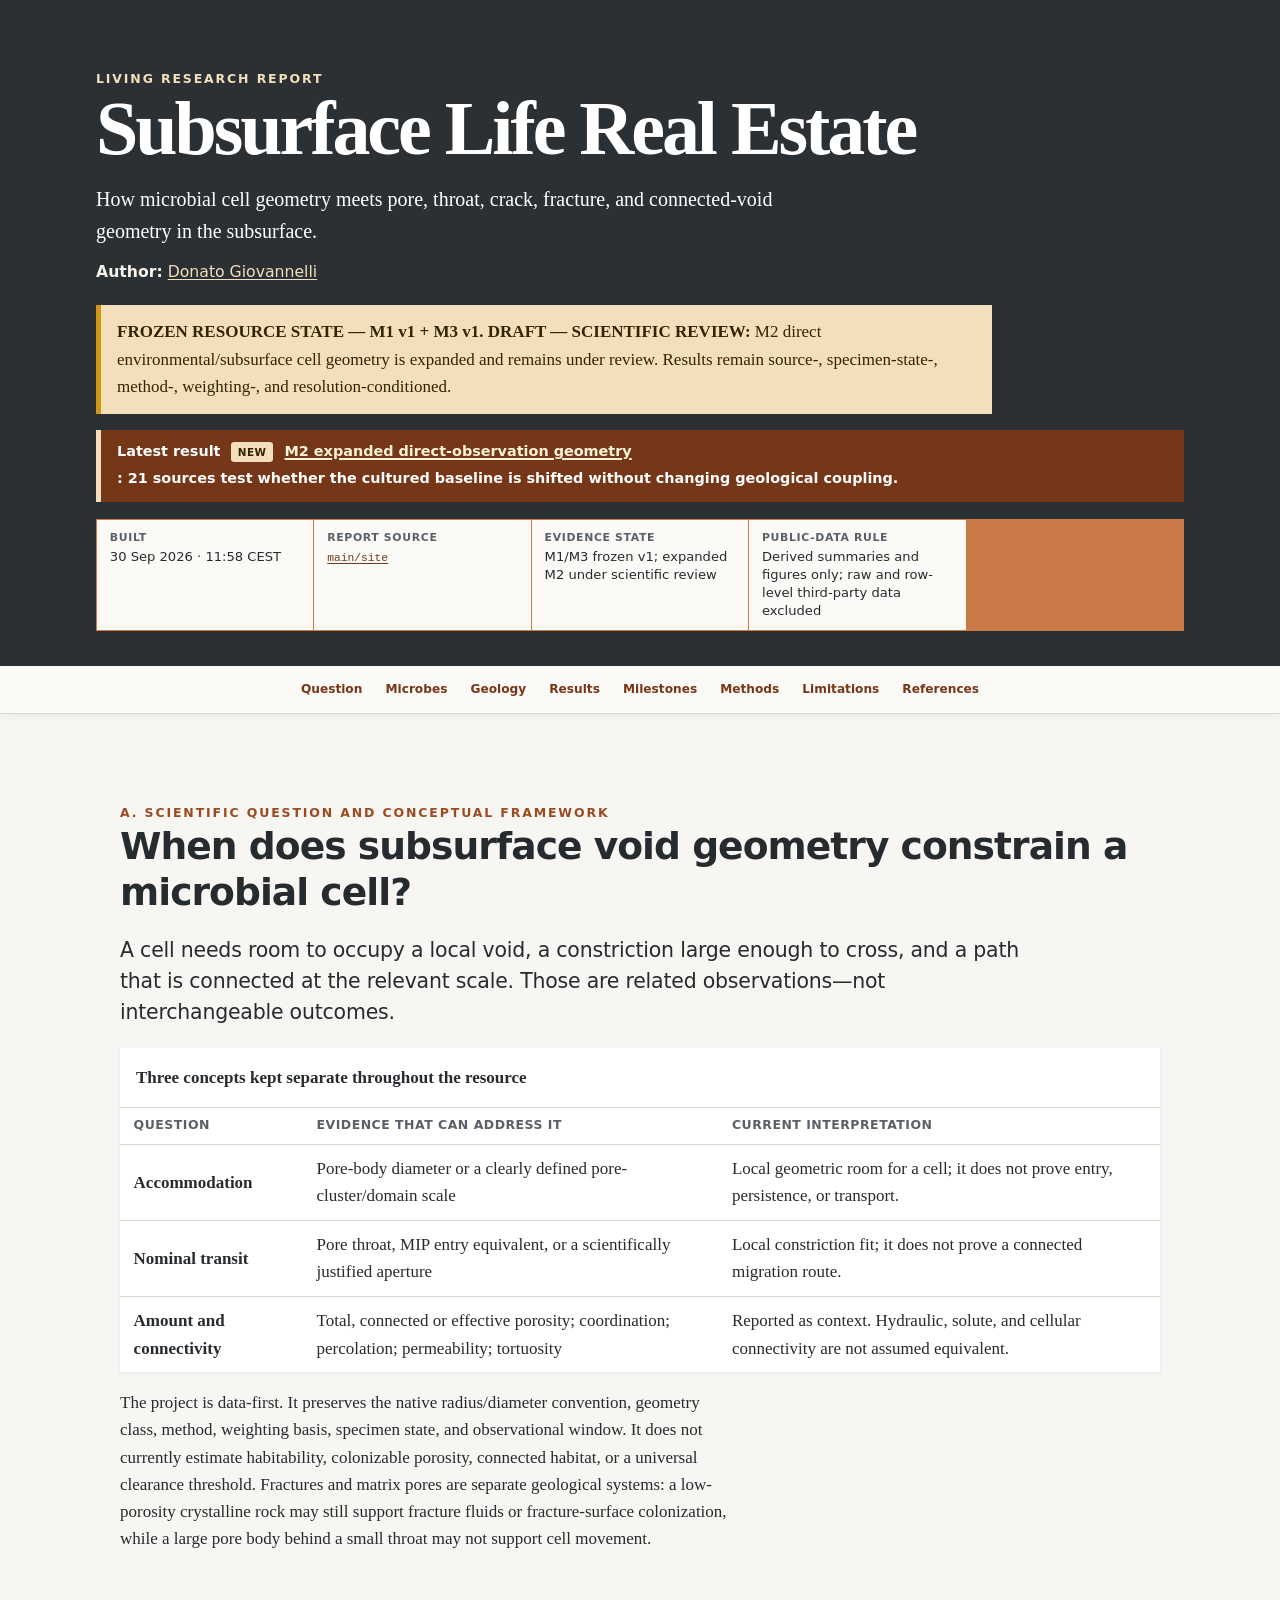
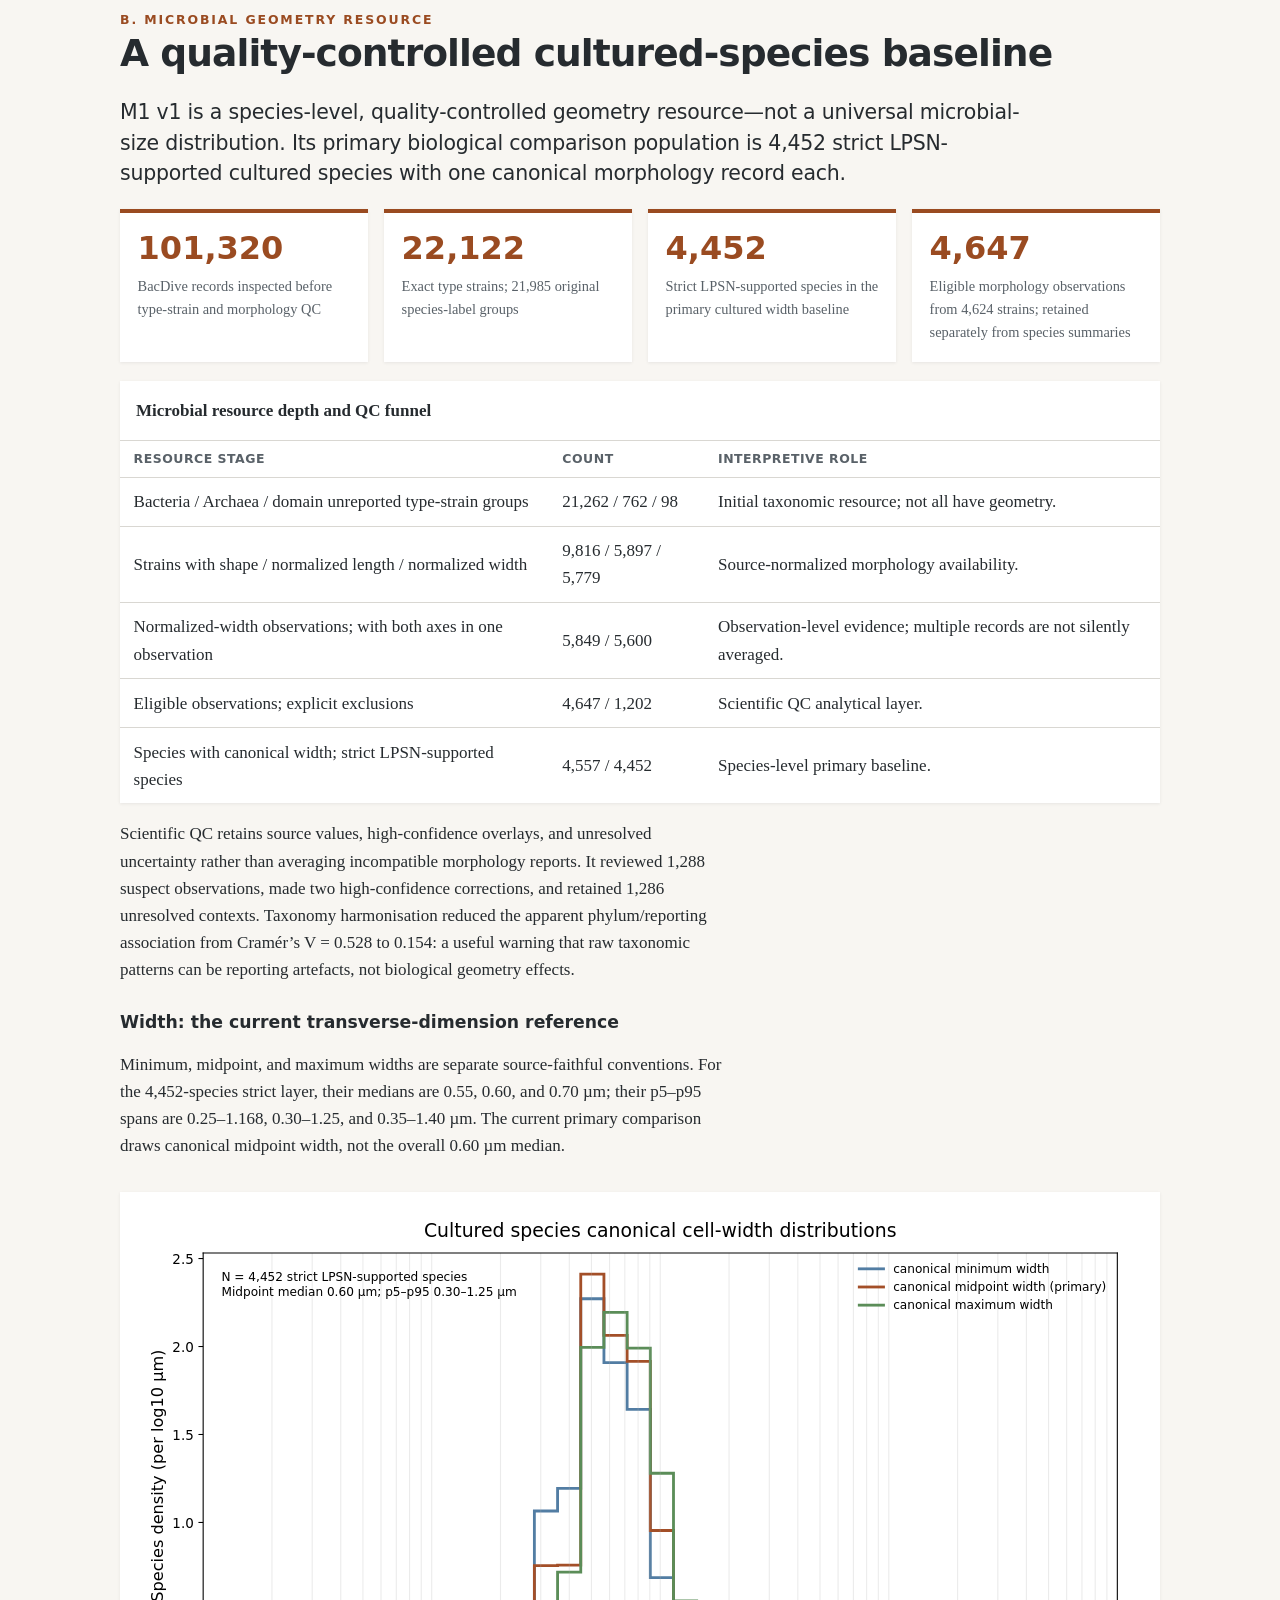
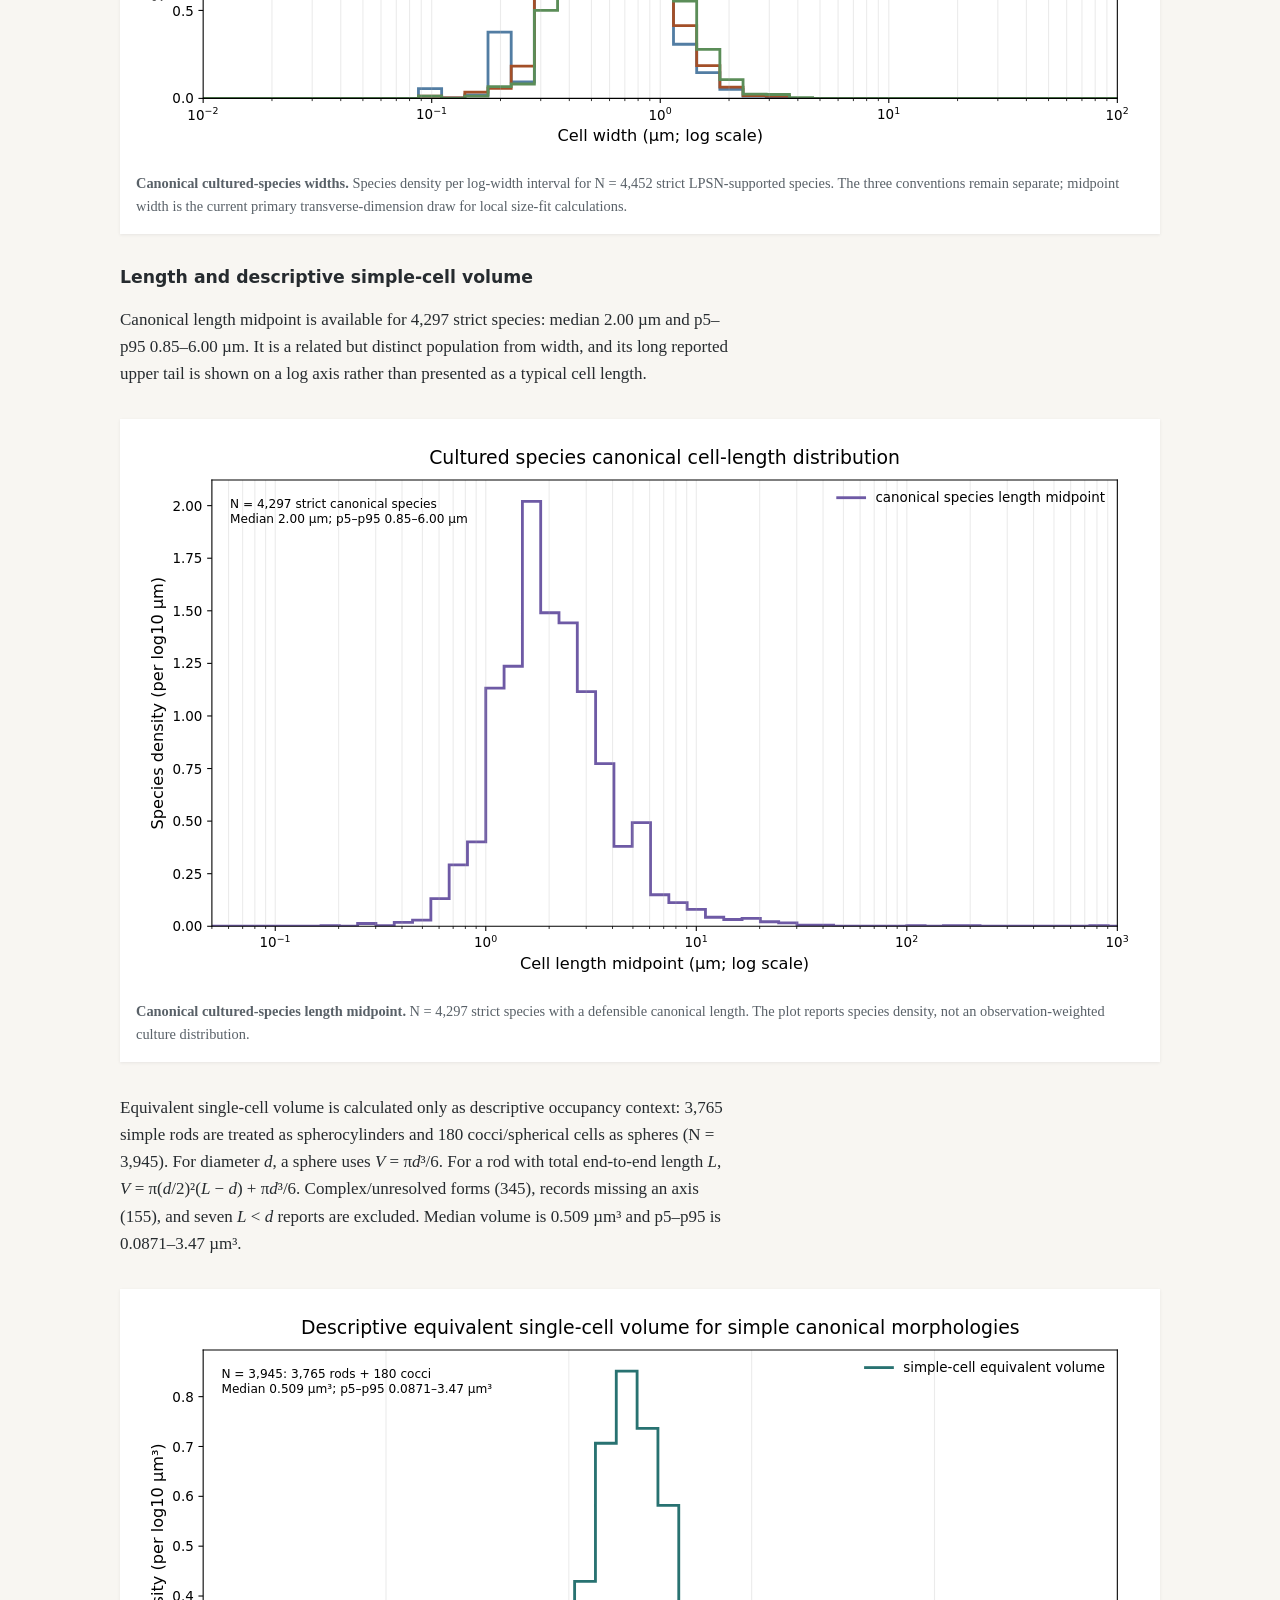
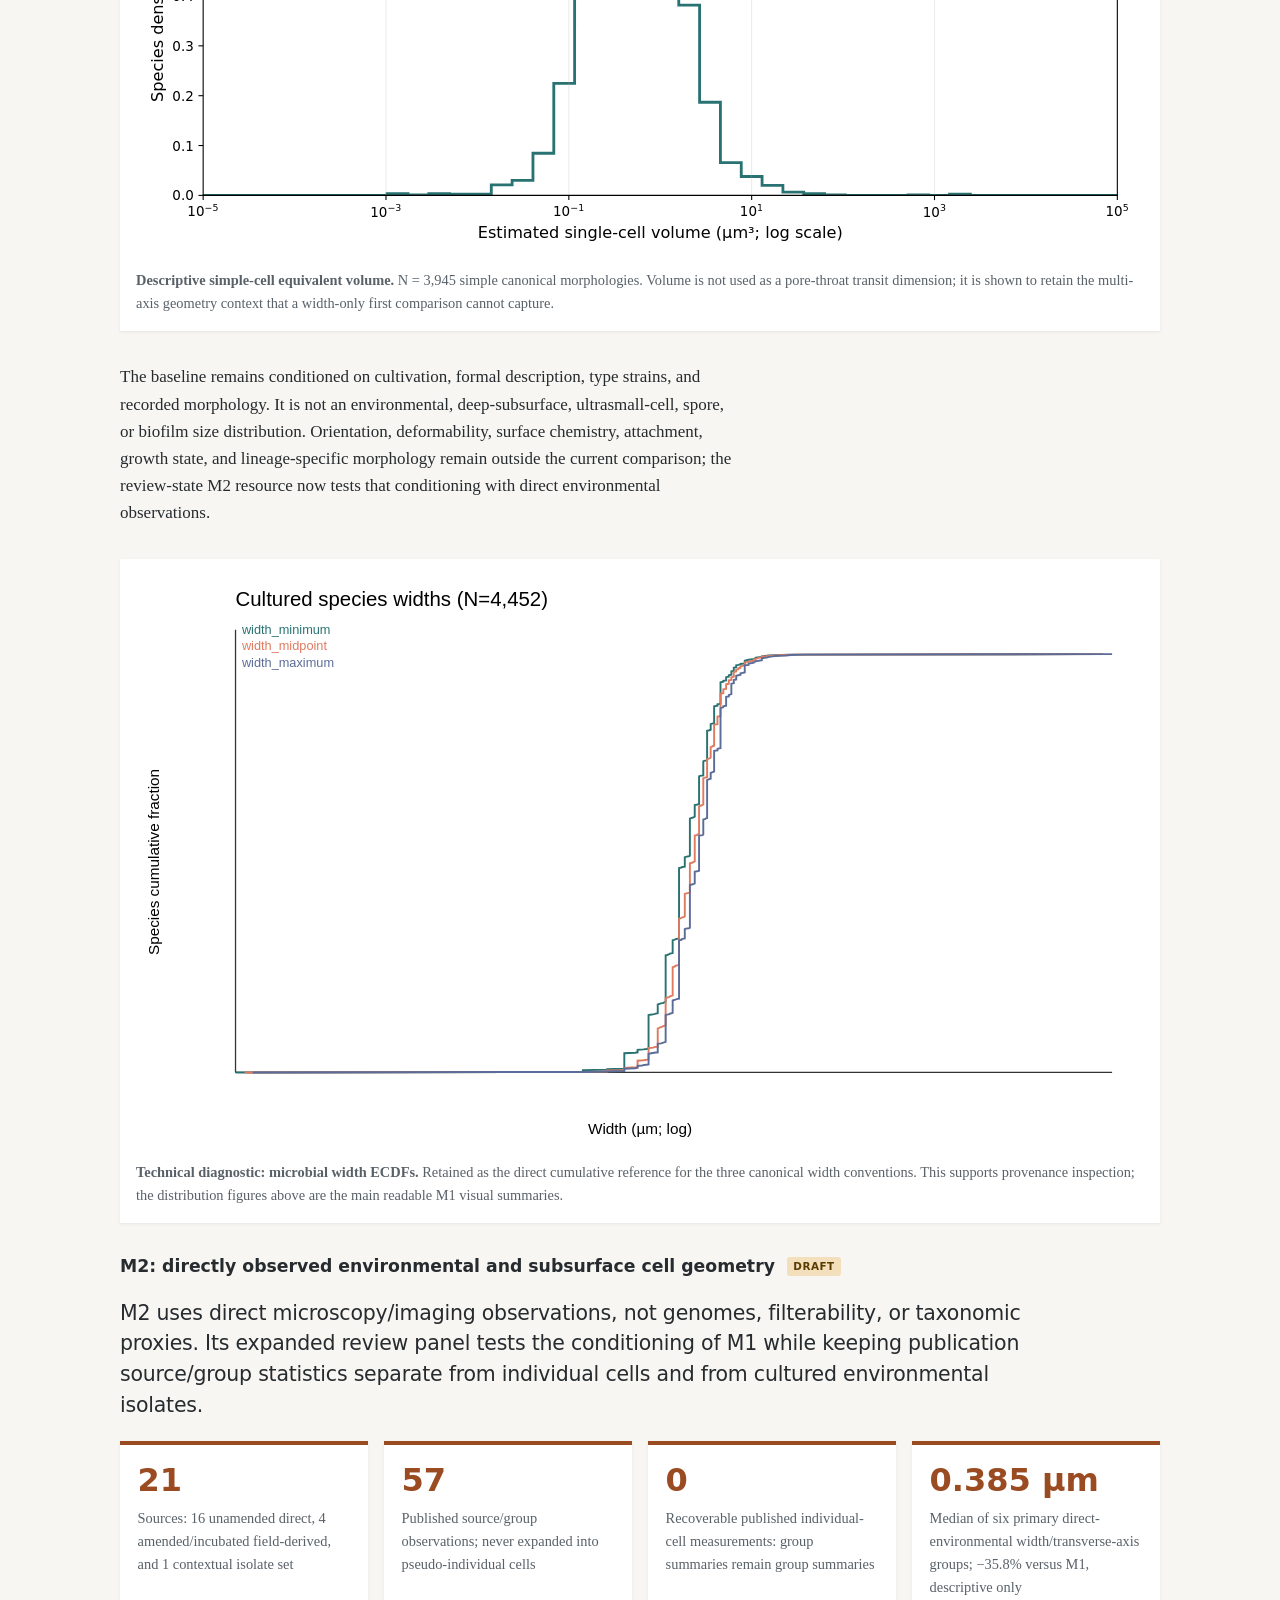
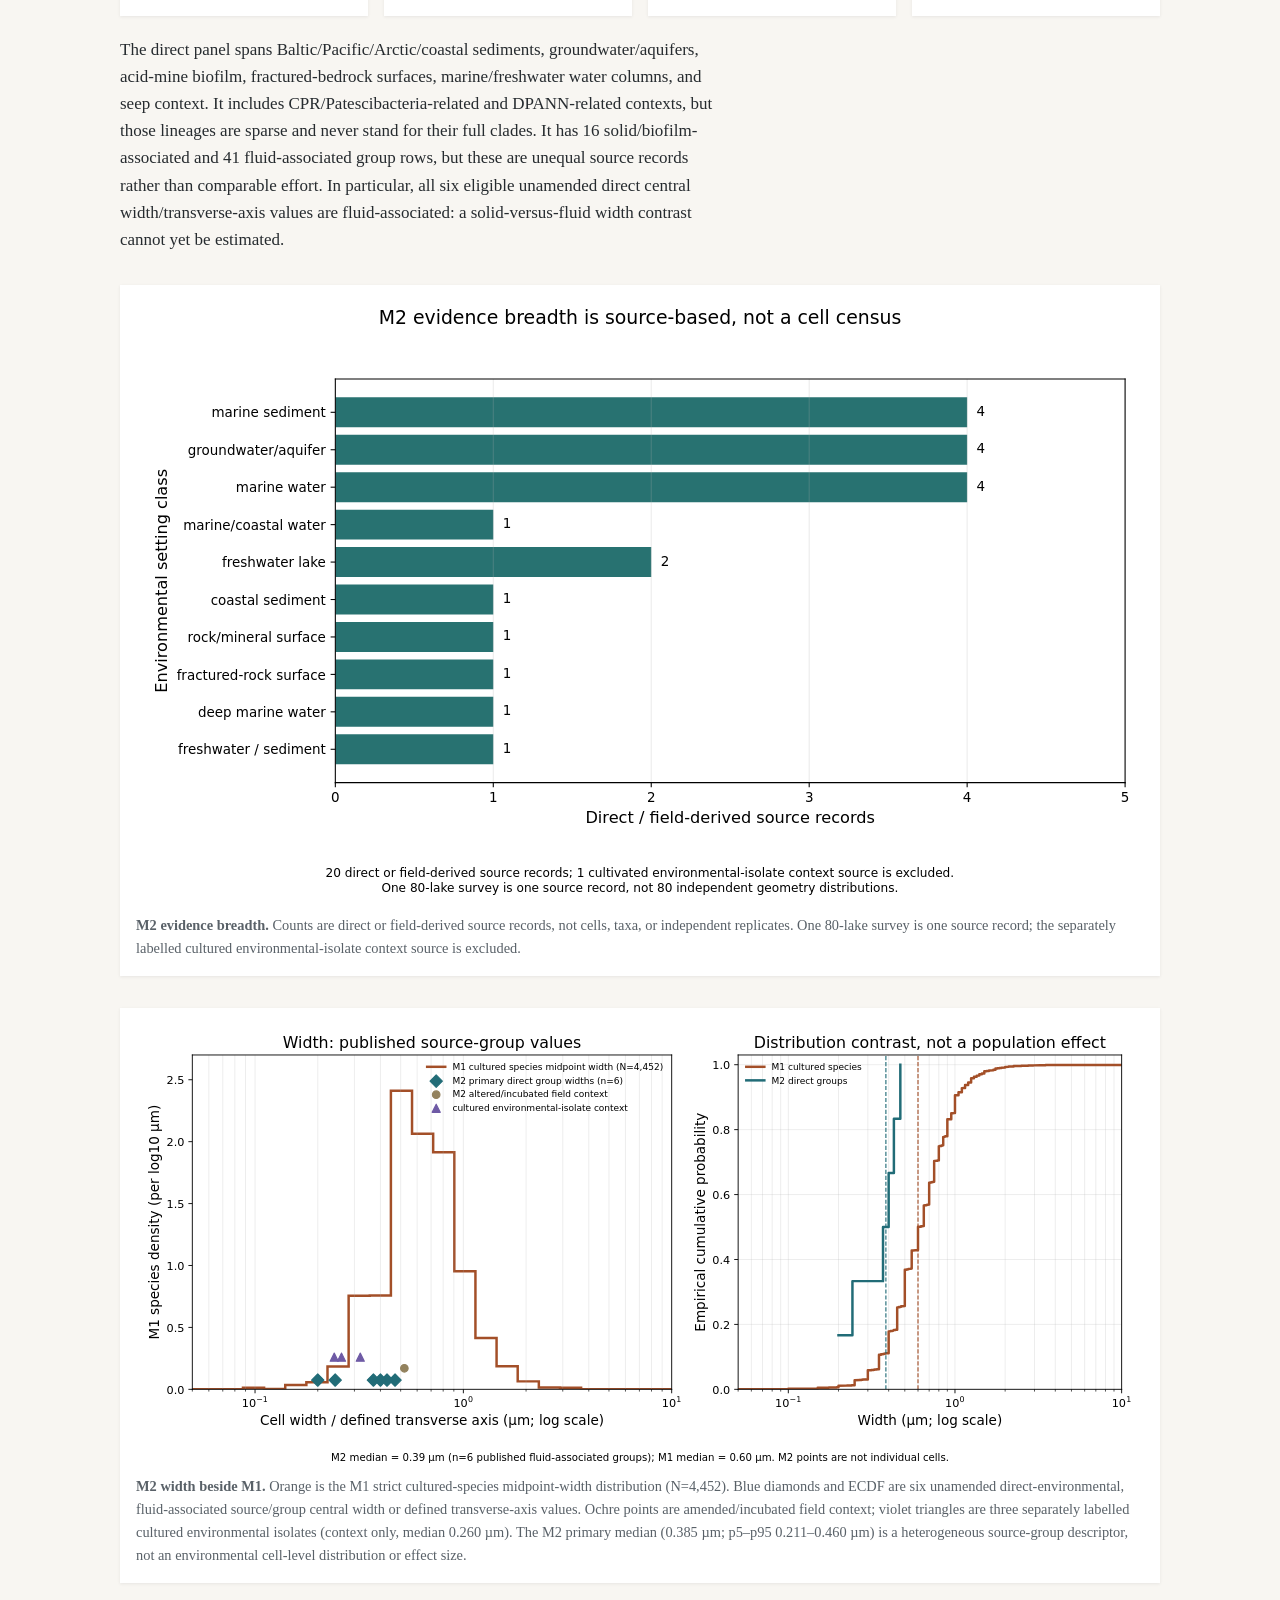
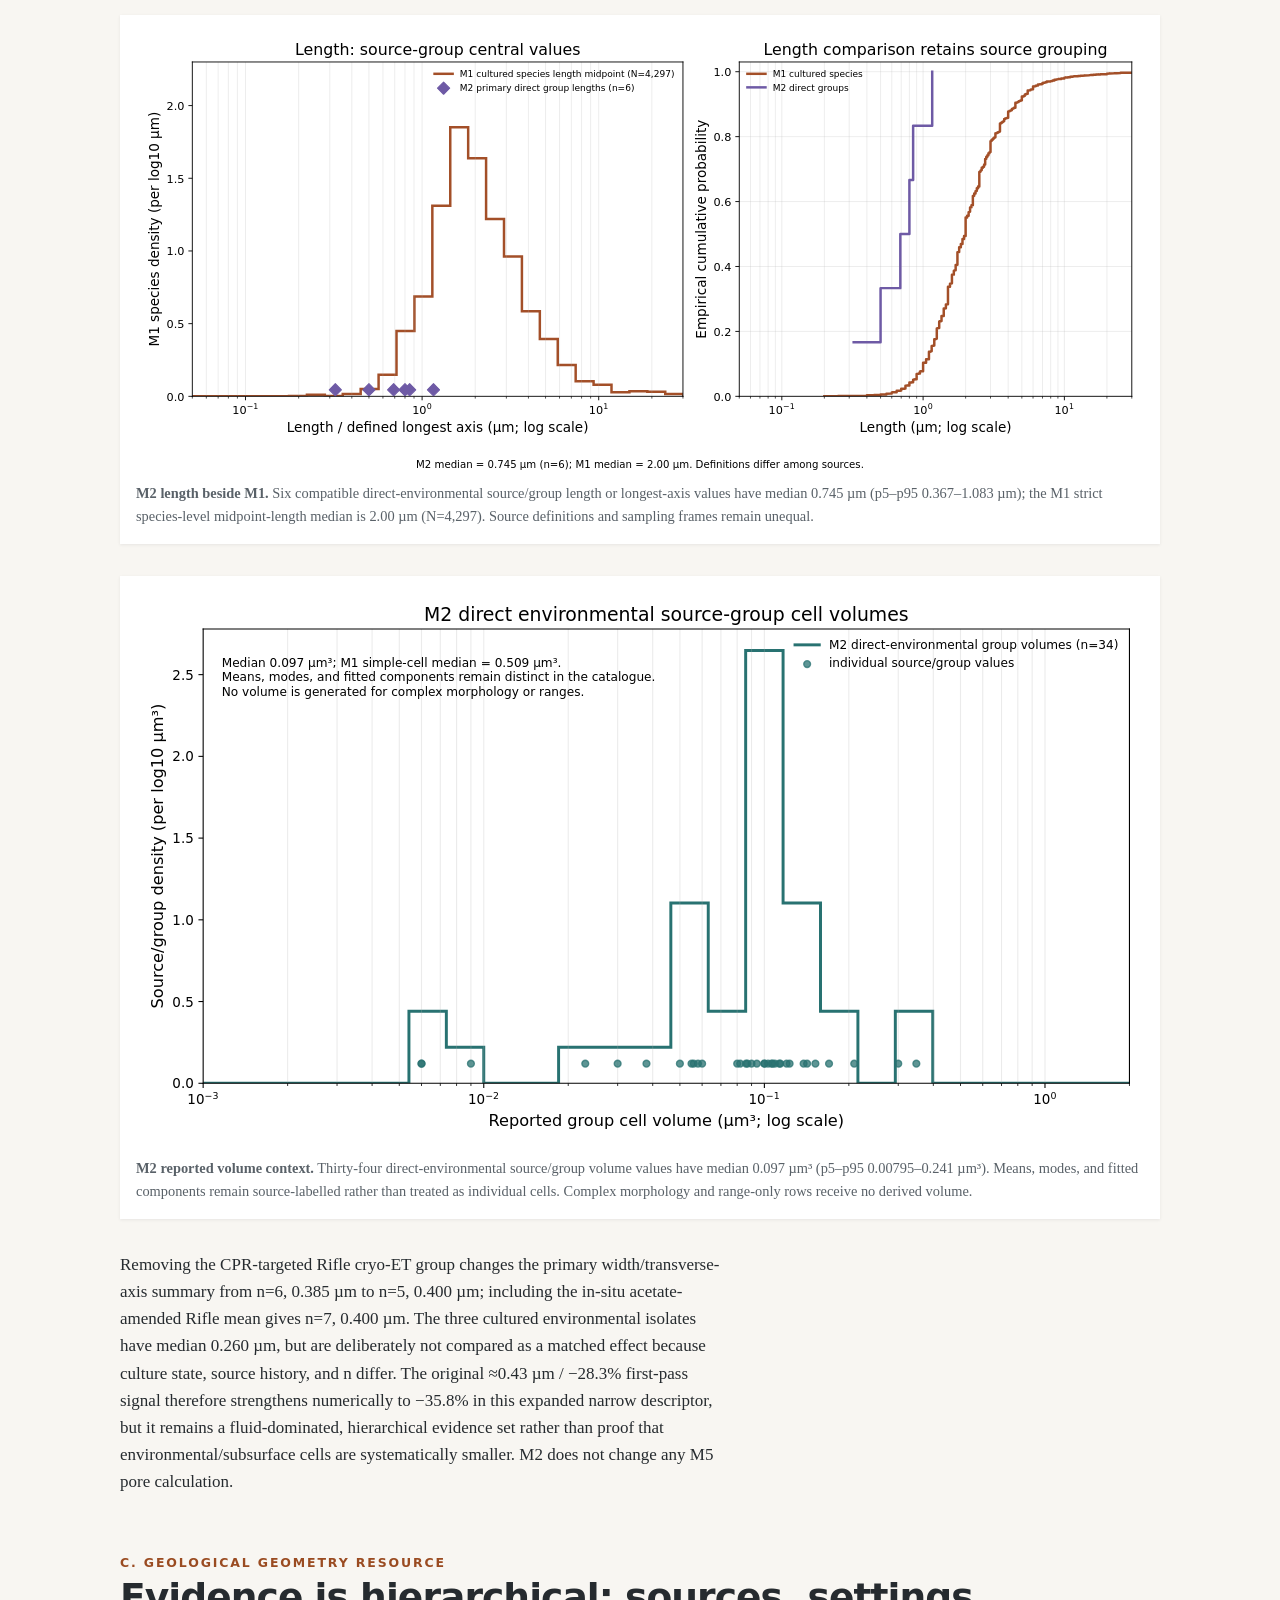
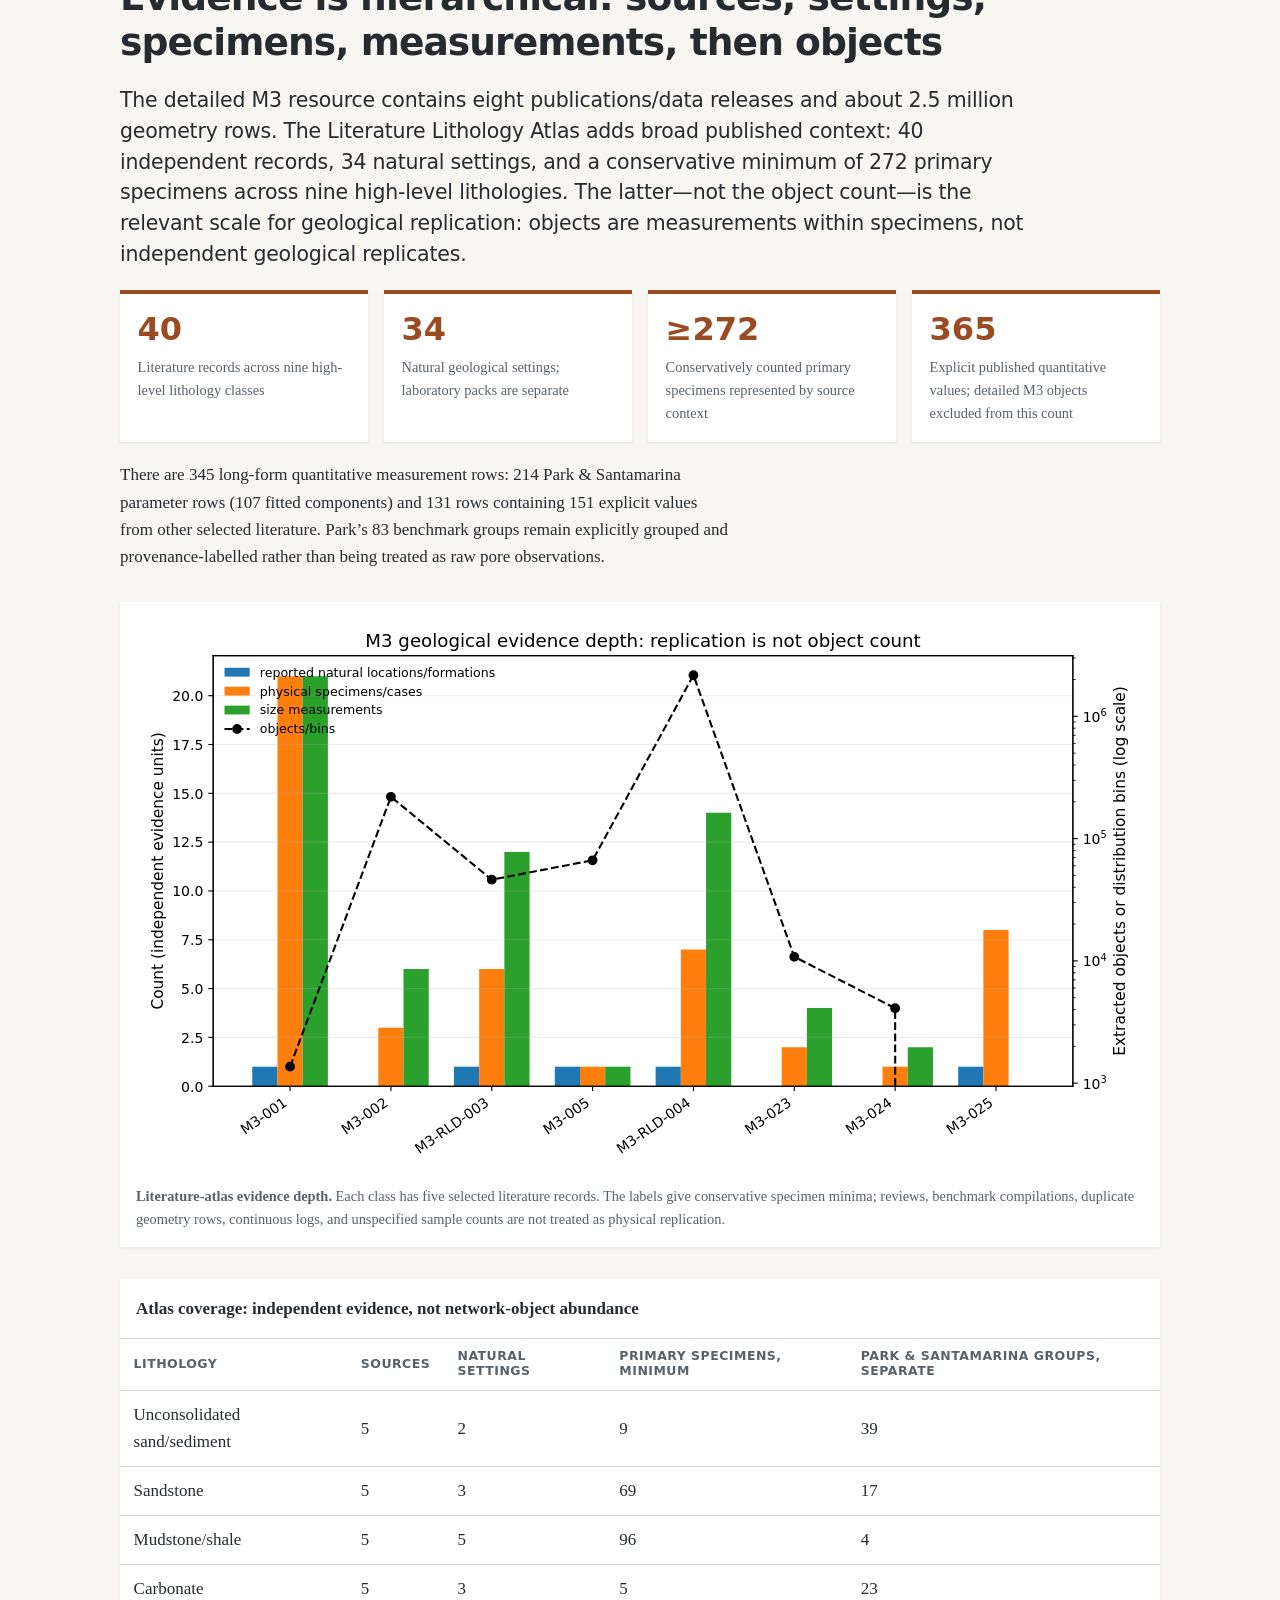
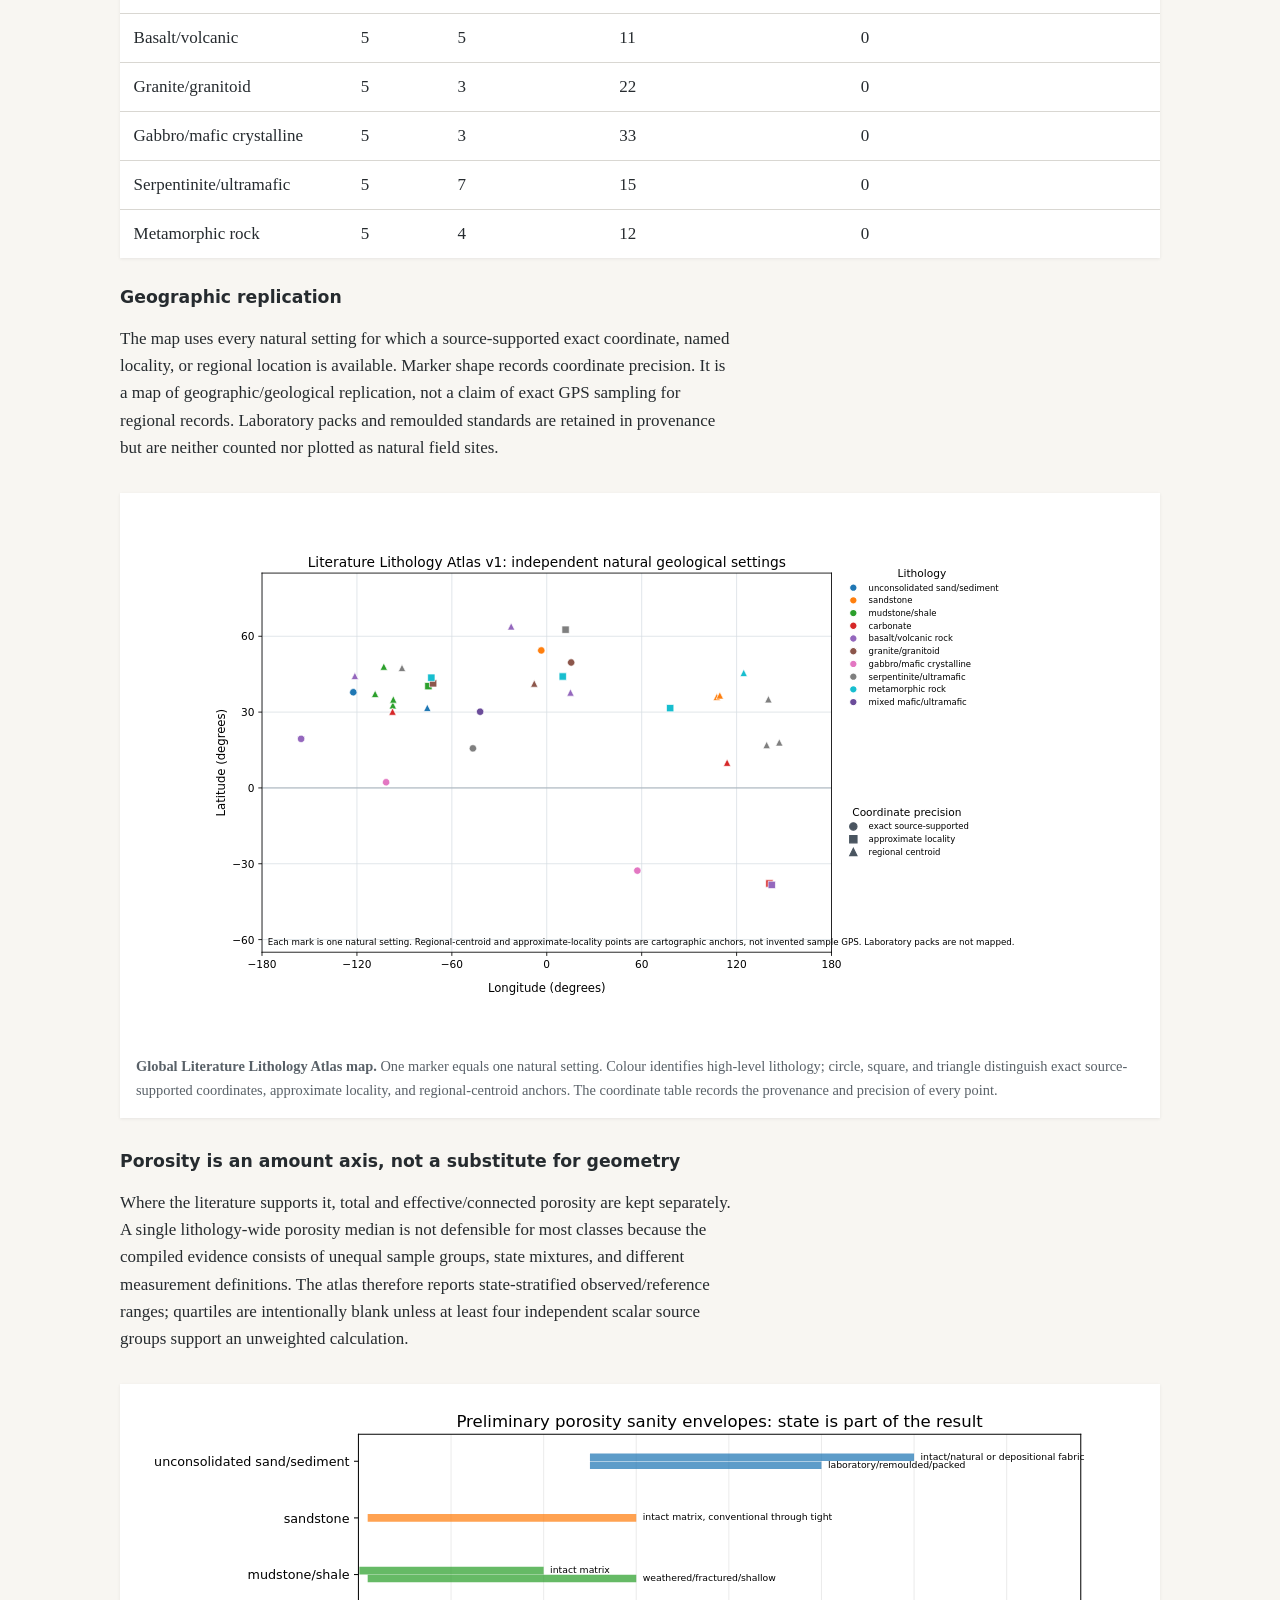
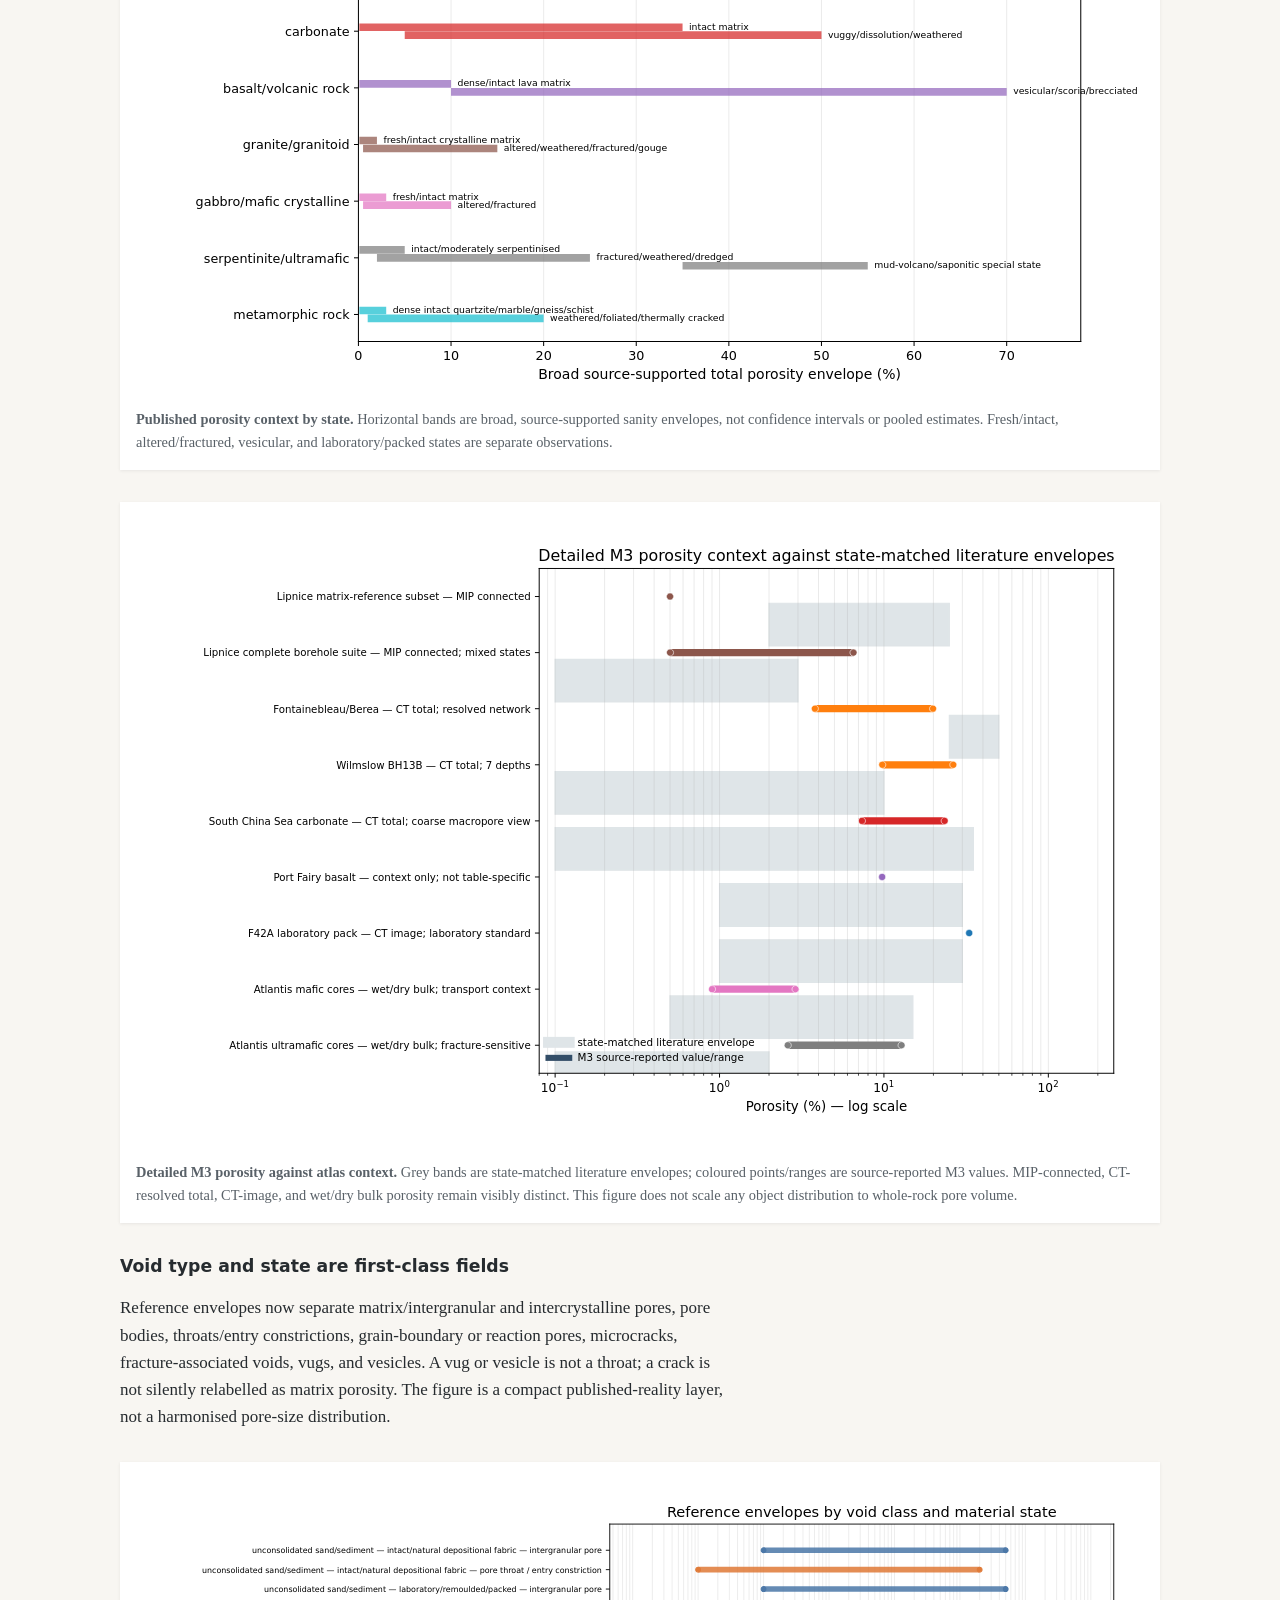
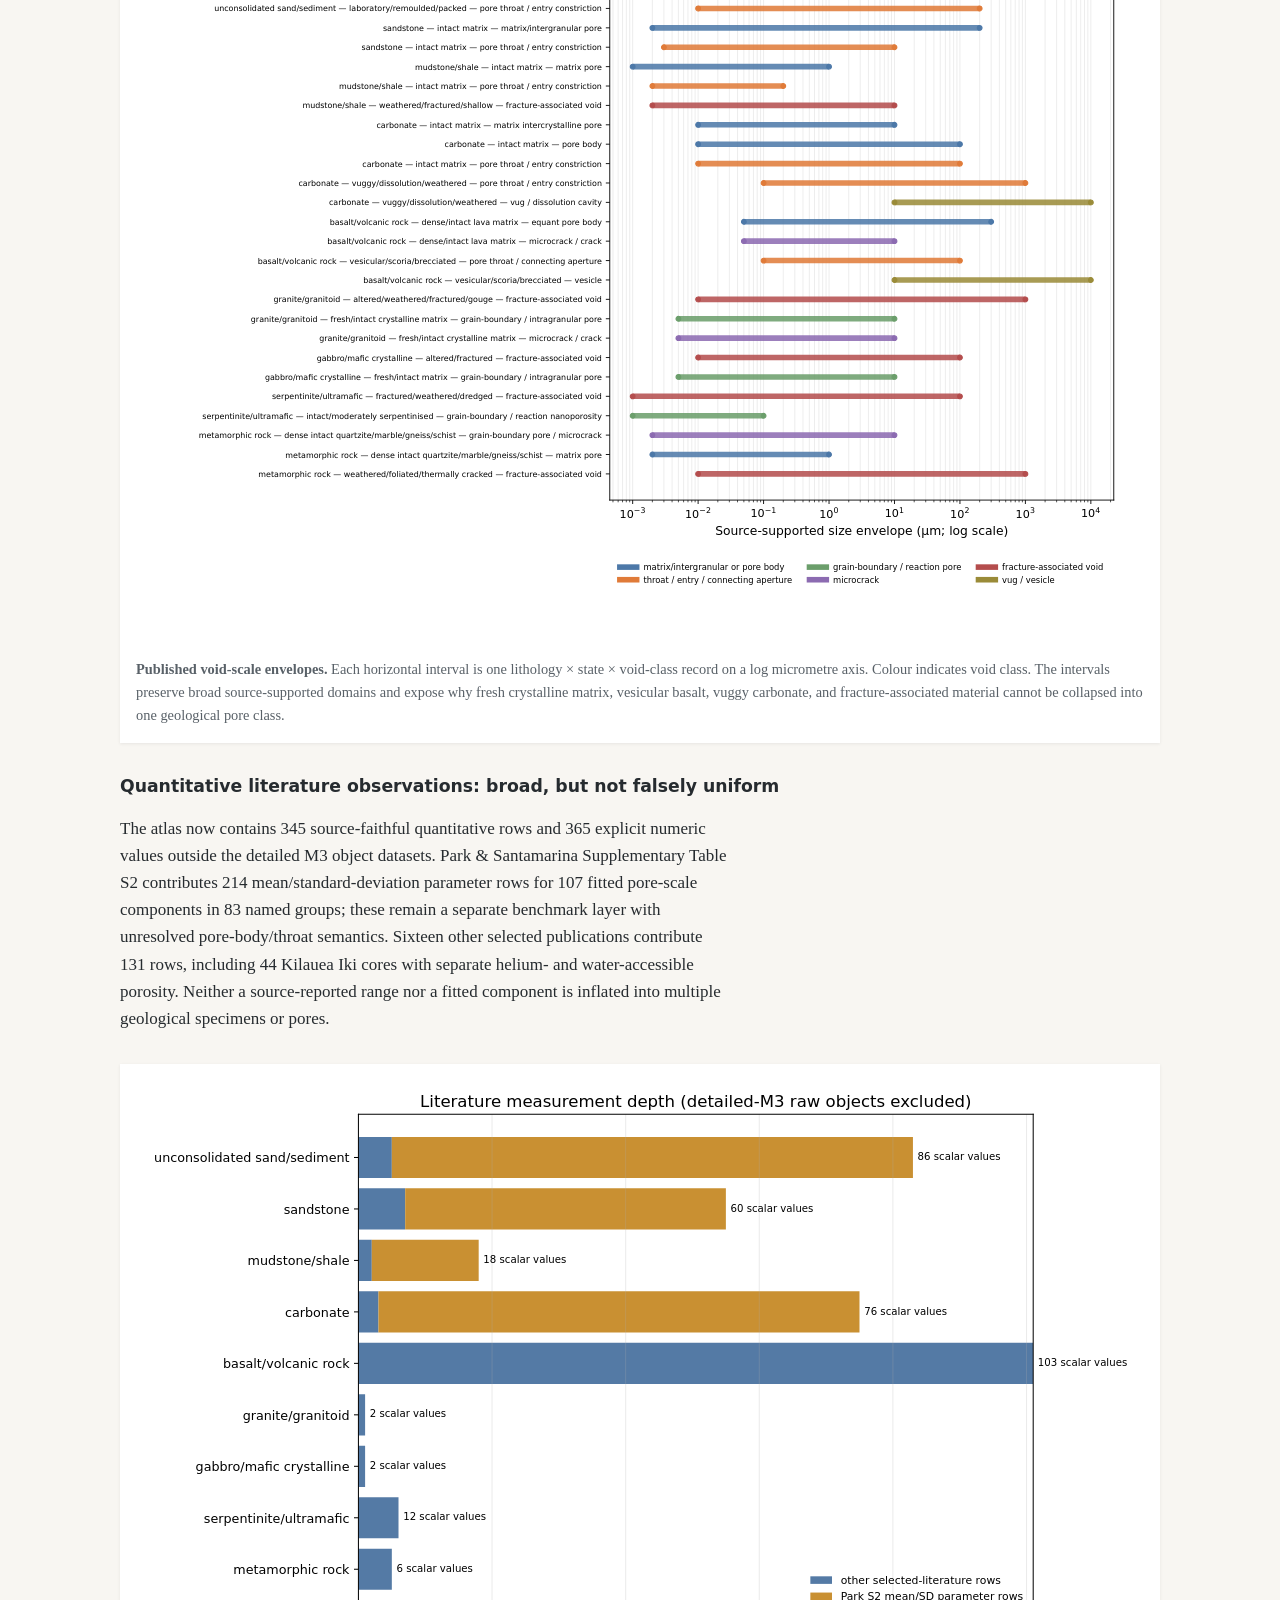
<file: index.html>
<!doctype html>
<html lang="en">
<head>
  <meta charset="utf-8">
  <meta name="viewport" content="width=device-width, initial-scale=1">
  <meta name="description" content="A living scientific evidence report on microbial geometry and geological pore geometry.">
  <title>Subsurface Life Real Estate — Living Research Report</title>
  <link rel="stylesheet" href="styles.css">
</head>
<body>
  <header class="hero" id="top">
    <p class="eyebrow">Living research report</p>
    <h1>Subsurface Life Real Estate</h1>
    <p class="subtitle">How microbial cell geometry meets pore, throat, crack, fracture, and connected-void geometry in the subsurface.</p>
    <p class="authors"><strong>Author:</strong> <a href="https://github.com/dgiovannelli">Donato Giovannelli</a></p>
    <p class="notice"><strong>FROZEN RESOURCE STATE — M1 v1 + M3 v1.</strong> <strong>DRAFT — SCIENTIFIC REVIEW:</strong> M2 direct environmental/subsurface cell geometry is expanded and remains under review. Results remain source-, specimen-state-, method-, weighting-, and resolution-conditioned.</p>
    <div class="latest-result"><strong>Latest result <span class="new-marker">NEW</span></strong><a href="#microbes">M2 expanded direct-observation geometry</a>: 21 sources test whether the cultured baseline is shifted without changing geological coupling.</div>
    <dl class="report-meta" aria-label="Report metadata">
      <div><dt>Built</dt><dd>30 Sep 2026 · 11:58 CEST</dd></div>
      <div><dt>Report source</dt><dd><a href="https://github.com/giovannellilab/Subsurface_life_real_estate/tree/main/site"><code>main/site</code></a></dd></div>
      <div><dt>Evidence state</dt><dd>M1/M3 frozen v1; expanded M2 under scientific review</dd></div>
      <div><dt>Public-data rule</dt><dd>Derived summaries and figures only; raw and row-level third-party data excluded</dd></div>
    </dl>
  </header>

  <nav class="scientific-nav desktop-nav" aria-label="Scientific report sections">
    <a href="#question">Question</a><a href="#microbes">Microbes</a><a href="#geology">Geology</a><a href="#results">Results</a><a href="#milestones">Milestones</a><a href="#methods">Methods</a><a href="#limitations">Limitations</a><a href="#references">References</a>
  </nav>
  <details class="mobile-nav"><summary aria-label="Open report navigation"><span class="hamburger" aria-hidden="true"><span></span><span></span><span></span></span><span class="sr-only">Open report navigation</span></summary><nav aria-label="Scientific report sections"><a href="#question">Question</a><a href="#microbes">Microbes</a><a href="#geology">Geology</a><a href="#results">Results</a><a href="#milestones">Milestones</a><a href="#methods">Methods</a><a href="#limitations">Limitations</a><a href="#references">References</a></nav></details>

  <main>
    <section id="question" aria-labelledby="question-heading">
      <p class="section-label">A. Scientific question and conceptual framework</p>
      <h2 id="question-heading">When does subsurface void geometry constrain a microbial cell?</h2>
      <p class="lead">A cell needs room to occupy a local void, a constriction large enough to cross, and a path that is connected at the relevant scale. Those are related observations—not interchangeable outcomes.</p>
      <div class="table-wrap"><table><caption>Three concepts kept separate throughout the resource</caption><thead><tr><th>Question</th><th>Evidence that can address it</th><th>Current interpretation</th></tr></thead><tbody>
        <tr><td><strong>Accommodation</strong></td><td>Pore-body diameter or a clearly defined pore-cluster/domain scale</td><td>Local geometric room for a cell; it does not prove entry, persistence, or transport.</td></tr>
        <tr><td><strong>Nominal transit</strong></td><td>Pore throat, MIP entry equivalent, or a scientifically justified aperture</td><td>Local constriction fit; it does not prove a connected migration route.</td></tr>
        <tr><td><strong>Amount and connectivity</strong></td><td>Total, connected or effective porosity; coordination; percolation; permeability; tortuosity</td><td>Reported as context. Hydraulic, solute, and cellular connectivity are not assumed equivalent.</td></tr>
      </tbody></table></div>
      <p>The project is data-first. It preserves the native radius/diameter convention, geometry class, method, weighting basis, specimen state, and observational window. It does not currently estimate habitability, colonizable porosity, connected habitat, or a universal clearance threshold. Fractures and matrix pores are separate geological systems: a low-porosity crystalline rock may still support fracture fluids or fracture-surface colonization, while a large pore body behind a small throat may not support cell movement.</p>
    </section>

    <section id="microbes" aria-labelledby="microbes-heading">
      <p class="section-label">B. Microbial geometry resource</p>
      <h2 id="microbes-heading">A quality-controlled cultured-species baseline</h2>
      <p class="lead">M1 v1 is a species-level, quality-controlled geometry resource—not a universal microbial-size distribution. Its primary biological comparison population is 4,452 strict LPSN-supported cultured species with one canonical morphology record each.</p>
      <div class="metric-grid">
        <article><strong>101,320</strong><span>BacDive records inspected before type-strain and morphology QC</span></article>
        <article><strong>22,122</strong><span>Exact type strains; 21,985 original species-label groups</span></article>
        <article><strong>4,452</strong><span>Strict LPSN-supported species in the primary cultured width baseline</span></article>
        <article><strong>4,647</strong><span>Eligible morphology observations from 4,624 strains; retained separately from species summaries</span></article>
      </div>
      <div class="table-wrap"><table><caption>Microbial resource depth and QC funnel</caption><thead><tr><th>Resource stage</th><th>Count</th><th>Interpretive role</th></tr></thead><tbody>
        <tr><td>Bacteria / Archaea / domain unreported type-strain groups</td><td>21,262 / 762 / 98</td><td>Initial taxonomic resource; not all have geometry.</td></tr>
        <tr><td>Strains with shape / normalized length / normalized width</td><td>9,816 / 5,897 / 5,779</td><td>Source-normalized morphology availability.</td></tr>
        <tr><td>Normalized-width observations; with both axes in one observation</td><td>5,849 / 5,600</td><td>Observation-level evidence; multiple records are not silently averaged.</td></tr>
        <tr><td>Eligible observations; explicit exclusions</td><td>4,647 / 1,202</td><td>Scientific QC analytical layer.</td></tr>
        <tr><td>Species with canonical width; strict LPSN-supported species</td><td>4,557 / 4,452</td><td>Species-level primary baseline.</td></tr>
      </tbody></table></div>
      <p>Scientific QC retains source values, high-confidence overlays, and unresolved uncertainty rather than averaging incompatible morphology reports. It reviewed 1,288 suspect observations, made two high-confidence corrections, and retained 1,286 unresolved contexts. Taxonomy harmonisation reduced the apparent phylum/reporting association from Cramér’s V = 0.528 to 0.154: a useful warning that raw taxonomic patterns can be reporting artefacts, not biological geometry effects.</p>
      <h3>Width: the current transverse-dimension reference</h3>
      <p>Minimum, midpoint, and maximum widths are separate source-faithful conventions. For the 4,452-species strict layer, their medians are 0.55, 0.60, and 0.70 µm; their p5–p95 spans are 0.25–1.168, 0.30–1.25, and 0.35–1.40 µm. The current primary comparison draws canonical midpoint width, not the overall 0.60 µm median.</p>
      <figure><img src="assets/m1_species_width_distributions.svg" alt="Log-scale species density distributions for canonical minimum, midpoint and maximum microbial cell widths"><figcaption><strong>Canonical cultured-species widths.</strong> Species density per log-width interval for N = 4,452 strict LPSN-supported species. The three conventions remain separate; midpoint width is the current primary transverse-dimension draw for local size-fit calculations.</figcaption></figure>
      <h3>Length and descriptive simple-cell volume</h3>
      <p>Canonical length midpoint is available for 4,297 strict species: median 2.00 µm and p5–p95 0.85–6.00 µm. It is a related but distinct population from width, and its long reported upper tail is shown on a log axis rather than presented as a typical cell length.</p>
      <figure><img src="assets/m1_species_length_distribution.svg" alt="Log-scale species density distribution for canonical microbial cell-length midpoint"><figcaption><strong>Canonical cultured-species length midpoint.</strong> N = 4,297 strict species with a defensible canonical length. The plot reports species density, not an observation-weighted culture distribution.</figcaption></figure>
      <p>Equivalent single-cell volume is calculated only as descriptive occupancy context: 3,765 simple rods are treated as spherocylinders and 180 cocci/spherical cells as spheres (N = 3,945). For diameter <em>d</em>, a sphere uses <em>V</em> = π<em>d</em>³/6. For a rod with total end-to-end length <em>L</em>, <em>V</em> = π(<em>d</em>/2)²(<em>L</em> − <em>d</em>) + π<em>d</em>³/6. Complex/unresolved forms (345), records missing an axis (155), and seven <em>L</em> &lt; <em>d</em> reports are excluded. Median volume is 0.509 µm³ and p5–p95 is 0.0871–3.47 µm³.</p>
      <figure><img src="assets/m1_simple_cell_equivalent_volume.svg" alt="Log-scale species density distribution of estimated simple-cell equivalent volume"><figcaption><strong>Descriptive simple-cell equivalent volume.</strong> N = 3,945 simple canonical morphologies. Volume is not used as a pore-throat transit dimension; it is shown to retain the multi-axis geometry context that a width-only first comparison cannot capture.</figcaption></figure>
      <p>The baseline remains conditioned on cultivation, formal description, type strains, and recorded morphology. It is not an environmental, deep-subsurface, ultrasmall-cell, spore, or biofilm size distribution. Orientation, deformability, surface chemistry, attachment, growth state, and lineage-specific morphology remain outside the current comparison; the review-state M2 resource now tests that conditioning with direct environmental observations.</p>
      <figure><img src="assets/reference_microbial_width_ecdfs.svg" alt="Species-level empirical cumulative distributions for cultured microbial minimum midpoint and maximum width, in micrometres"><figcaption><strong>Technical diagnostic: microbial width ECDFs.</strong> Retained as the direct cumulative reference for the three canonical width conventions. This supports provenance inspection; the distribution figures above are the main readable M1 visual summaries.</figcaption></figure>
      <h3>M2: directly observed environmental and subsurface cell geometry <span class="new-marker">DRAFT</span></h3>
      <p class="lead">M2 uses direct microscopy/imaging observations, not genomes, filterability, or taxonomic proxies. Its expanded review panel tests the conditioning of M1 while keeping publication source/group statistics separate from individual cells and from cultured environmental isolates.</p>
      <div class="metric-grid">
        <article><strong>21</strong><span>Sources: 16 unamended direct, 4 amended/incubated field-derived, and 1 contextual isolate set</span></article>
        <article><strong>57</strong><span>Published source/group observations; never expanded into pseudo-individual cells</span></article>
        <article><strong>0</strong><span>Recoverable published individual-cell measurements: group summaries remain group summaries</span></article>
        <article><strong>0.385 µm</strong><span>Median of six primary direct-environmental width/transverse-axis groups; −35.8% versus M1, descriptive only</span></article>
      </div>
      <p>The direct panel spans Baltic/Pacific/Arctic/coastal sediments, groundwater/aquifers, acid-mine biofilm, fractured-bedrock surfaces, marine/freshwater water columns, and seep context. It includes CPR/Patescibacteria-related and DPANN-related contexts, but those lineages are sparse and never stand for their full clades. It has 16 solid/biofilm-associated and 41 fluid-associated group rows, but these are unequal source records rather than comparable effort. In particular, all six eligible unamended direct central width/transverse-axis values are fluid-associated: a solid-versus-fluid width contrast cannot yet be estimated.</p>
      <figure><img src="assets/m2_environmental_coverage.svg" alt="Bar chart of direct and field-derived M2 source records by environmental setting class"><figcaption><strong>M2 evidence breadth.</strong> Counts are direct or field-derived source records, not cells, taxa, or independent replicates. One 80-lake survey is one source record; the separately labelled cultured environmental-isolate context source is excluded.</figcaption></figure>
      <figure><img src="assets/m2_width_vs_m1.svg" alt="M1 cultured-species width density and ECDF beside direct environmental source-group width values"><figcaption><strong>M2 width beside M1.</strong> Orange is the M1 strict cultured-species midpoint-width distribution (N=4,452). Blue diamonds and ECDF are six unamended direct-environmental, fluid-associated source/group central width or defined transverse-axis values. Ochre points are amended/incubated field context; violet triangles are three separately labelled cultured environmental isolates (context only, median 0.260 µm). The M2 primary median (0.385 µm; p5–p95 0.211–0.460 µm) is a heterogeneous source-group descriptor, not an environmental cell-level distribution or effect size.</figcaption></figure>
      <figure><img src="assets/m2_length_vs_m1.svg" alt="M1 cultured-species length density and ECDF beside direct environmental source-group length values"><figcaption><strong>M2 length beside M1.</strong> Six compatible direct-environmental source/group length or longest-axis values have median 0.745 µm (p5–p95 0.367–1.083 µm); the M1 strict species-level midpoint-length median is 2.00 µm (N=4,297). Source definitions and sampling frames remain unequal.</figcaption></figure>
      <figure><img src="assets/m2_volume_context.svg" alt="Log-scale direct environmental source-group cell volumes"><figcaption><strong>M2 reported volume context.</strong> Thirty-four direct-environmental source/group volume values have median 0.097 µm³ (p5–p95 0.00795–0.241 µm³). Means, modes, and fitted components remain source-labelled rather than treated as individual cells. Complex morphology and range-only rows receive no derived volume.</figcaption></figure>
      <p>Removing the CPR-targeted Rifle cryo-ET group changes the primary width/transverse-axis summary from n=6, 0.385 µm to n=5, 0.400 µm; including the in-situ acetate-amended Rifle mean gives n=7, 0.400 µm. The three cultured environmental isolates have median 0.260 µm, but are deliberately not compared as a matched effect because culture state, source history, and n differ. The original ≈0.43 µm / −28.3% first-pass signal therefore strengthens numerically to −35.8% in this expanded narrow descriptor, but it remains a fluid-dominated, hierarchical evidence set rather than proof that environmental/subsurface cells are systematically smaller. M2 does not change any M5 pore calculation.</p>
    </section>

    <section id="geology" aria-labelledby="geology-heading">
      <p class="section-label">C. Geological geometry resource</p>
      <h2 id="geology-heading">Evidence is hierarchical: sources, settings, specimens, measurements, then objects</h2>
      <p class="lead">The detailed M3 resource contains eight publications/data releases and about 2.5 million geometry rows. The Literature Lithology Atlas adds broad published context: 40 independent records, 34 natural settings, and a conservative minimum of 272 primary specimens across nine high-level lithologies. The latter—not the object count—is the relevant scale for geological replication: objects are measurements within specimens, not independent geological replicates.</p>
      <div class="metric-grid">
        <article><strong>40</strong><span>Literature records across nine high-level lithology classes</span></article>
        <article><strong>34</strong><span>Natural geological settings; laboratory packs are separate</span></article>
        <article><strong>≥272</strong><span>Conservatively counted primary specimens represented by source context</span></article>
        <article><strong>365</strong><span>Explicit published quantitative values; detailed M3 objects excluded from this count</span></article>
      </div>
      <p>There are 345 long-form quantitative measurement rows: 214 Park &amp; Santamarina parameter rows (107 fitted components) and 131 rows containing 151 explicit values from other selected literature. Park’s 83 benchmark groups remain explicitly grouped and provenance-labelled rather than being treated as raw pore observations.</p>
      <figure><img src="assets/geological_evidence_depth.svg" alt="Bar chart comparing independent literature sources and settings with conservative specimen counts for nine lithologies"><figcaption><strong>Literature-atlas evidence depth.</strong> Each class has five selected literature records. The labels give conservative specimen minima; reviews, benchmark compilations, duplicate geometry rows, continuous logs, and unspecified sample counts are not treated as physical replication.</figcaption></figure>
      <div class="table-wrap"><table><caption>Atlas coverage: independent evidence, not network-object abundance</caption><thead><tr><th>Lithology</th><th>Sources</th><th>Natural settings</th><th>Primary specimens, minimum</th><th>Park &amp; Santamarina groups, separate</th></tr></thead><tbody>
        <tr><td>Unconsolidated sand/sediment</td><td>5</td><td>2</td><td>9</td><td>39</td></tr><tr><td>Sandstone</td><td>5</td><td>3</td><td>69</td><td>17</td></tr><tr><td>Mudstone/shale</td><td>5</td><td>5</td><td>96</td><td>4</td></tr><tr><td>Carbonate</td><td>5</td><td>3</td><td>5</td><td>23</td></tr><tr><td>Basalt/volcanic</td><td>5</td><td>5</td><td>11</td><td>0</td></tr><tr><td>Granite/granitoid</td><td>5</td><td>3</td><td>22</td><td>0</td></tr><tr><td>Gabbro/mafic crystalline</td><td>5</td><td>3</td><td>33</td><td>0</td></tr><tr><td>Serpentinite/ultramafic</td><td>5</td><td>7</td><td>15</td><td>0</td></tr><tr><td>Metamorphic rock</td><td>5</td><td>4</td><td>12</td><td>0</td></tr>
      </tbody></table></div>

      <h3>Geographic replication</h3>
      <p>The map uses every natural setting for which a source-supported exact coordinate, named locality, or regional location is available. Marker shape records coordinate precision. It is a map of geographic/geological replication, not a claim of exact GPS sampling for regional records. Laboratory packs and remoulded standards are retained in provenance but are neither counted nor plotted as natural field sites.</p>
      <figure><img src="assets/literature_atlas_global_map.svg" alt="Global map of 34 source-supported natural settings colored by lithology and marked by exact, approximate locality, or regional coordinate precision"><figcaption><strong>Global Literature Lithology Atlas map.</strong> One marker equals one natural setting. Colour identifies high-level lithology; circle, square, and triangle distinguish exact source-supported coordinates, approximate locality, and regional-centroid anchors. The coordinate table records the provenance and precision of every point.</figcaption></figure>

      <h3>Porosity is an amount axis, not a substitute for geometry</h3>
      <p>Where the literature supports it, total and effective/connected porosity are kept separately. A single lithology-wide porosity median is not defensible for most classes because the compiled evidence consists of unequal sample groups, state mixtures, and different measurement definitions. The atlas therefore reports state-stratified observed/reference ranges; quartiles are intentionally blank unless at least four independent scalar source groups support an unweighted calculation.</p>
      <figure><img src="assets/literature_porosity_envelopes.svg" alt="State-stratified published total porosity envelopes for nine lithologies"><figcaption><strong>Published porosity context by state.</strong> Horizontal bands are broad, source-supported sanity envelopes, not confidence intervals or pooled estimates. Fresh/intact, altered/fractured, vesicular, and laboratory/packed states are separate observations.</figcaption></figure>
      <figure><img src="assets/m3_porosity_against_literature_envelopes.svg" alt="Detailed M3 source porosity values and ranges overlaid on state-matched published literature envelopes"><figcaption><strong>Detailed M3 porosity against atlas context.</strong> Grey bands are state-matched literature envelopes; coloured points/ranges are source-reported M3 values. MIP-connected, CT-resolved total, CT-image, and wet/dry bulk porosity remain visibly distinct. This figure does not scale any object distribution to whole-rock pore volume.</figcaption></figure>

      <h3>Void type and state are first-class fields</h3>
      <p>Reference envelopes now separate matrix/intergranular and intercrystalline pores, pore bodies, throats/entry constrictions, grain-boundary or reaction pores, microcracks, fracture-associated voids, vugs, and vesicles. A vug or vesicle is not a throat; a crack is not silently relabelled as matrix porosity. The figure is a compact published-reality layer, not a harmonised pore-size distribution.</p>
      <figure><img src="assets/literature_void_class_envelopes.svg" alt="Log-scale published size envelopes separated by lithology, material state and void class"><figcaption><strong>Published void-scale envelopes.</strong> Each horizontal interval is one lithology × state × void-class record on a log micrometre axis. Colour indicates void class. The intervals preserve broad source-supported domains and expose why fresh crystalline matrix, vesicular basalt, vuggy carbonate, and fracture-associated material cannot be collapsed into one geological pore class.</figcaption></figure>

      <h3>Quantitative literature observations: broad, but not falsely uniform</h3>
      <p>The atlas now contains 345 source-faithful quantitative rows and 365 explicit numeric values outside the detailed M3 object datasets. Park &amp; Santamarina Supplementary Table S2 contributes 214 mean/standard-deviation parameter rows for 107 fitted pore-scale components in 83 named groups; these remain a separate benchmark layer with unresolved pore-body/throat semantics. Sixteen other selected publications contribute 131 rows, including 44 Kilauea Iki cores with separate helium- and water-accessible porosity. Neither a source-reported range nor a fitted component is inflated into multiple geological specimens or pores.</p>
      <figure><img src="assets/literature_quantitative_measurement_depth.svg" alt="Bar chart of explicit published quantitative measurement rows across lithologies, split between Park and Santamarina fitted parameters and other selected literature"><figcaption><strong>Published quantitative measurement depth.</strong> The bars count explicit source rows, not independent sites, specimens, pores, or network objects. Park &amp; Santamarina parameters are shown separately from other selected literature; detailed M3 objects are excluded to prevent duplicated evidence.</figcaption></figure>
      <figure><img src="assets/literature_published_porosity.svg" alt="Log-scale chart of published scalar porosity values and reported porosity ranges grouped by lithology"><figcaption><strong>Published porosity observations.</strong> Dots are source-reported scalar or mean values; lines are one source-reported range. The axis is logarithmic percent. Bulk, total, connected, helium-accessible and water-accessible definitions remain distinct in the underlying provenance and are not pooled into a lithology average.</figcaption></figure>
      <figure><img src="assets/literature_published_void_sizes.svg" alt="Two log-scale charts of published source-native void size summaries separated into pore, matrix, vesicle, vug and fitted pore-scale records versus throat, entry and crack records"><figcaption><strong>Published source-native void-size summaries.</strong> Pore/matrix/vesicle/vug and fitted pore-scale observations are displayed separately from throat/entry and crack/fracture observations. Square symbols are Park &amp; Santamarina fitted pore-scale components, circles are other selected literature, and lines are one reported range. These are method-labelled summaries, not a universal pore-size distribution.</figcaption></figure>

      <h3>Detailed M3 exemplars: useful, but not lithology inventories</h3>
      <div class="table-wrap"><table><caption>Audit labels applied to detailed M3 sources</caption><thead><tr><th>Source</th><th>Audit classification</th><th>Report treatment</th></tr></thead><tbody>
        <tr><td>Lipnice granite MIP</td><td>Special geological state</td><td>One MEL-5 borehole. Seven matrix-reference specimens are separated from fractured, altered, cavity, fracture-surface, and gouge specimens.</td></tr>
        <tr><td>Fontainebleau/Berea CT/PNM</td><td>Strongly resolution-conditioned; biased to large resolved voids</td><td>Resolved connected-network evidence at 0.74 µm voxels, not a complete sandstone pore or throat inventory.</td></tr>
        <tr><td>South China Sea carbonate CT/PNM</td><td>Strongly resolution-conditioned; biased to large resolved voids; requires investigation</td><td>61.75 µm-voxel macropore network only. Carbonate A workbook/paper throat discrepancy remains flagged.</td></tr>
        <tr><td>Port Fairy basalt CT</td><td>Special state; strongly resolution-conditioned; biased to large resolved voids</td><td>14.99 µm resolved pore-body population from one ungrooved half-core, not whole-rock dense-basalt geometry.</td></tr>
        <tr><td>W23 shale</td><td>Requires investigation; special analytical construct</td><td>A modelled multiscale pore-cluster/domain geometry with microfracture connectivity, not a direct body or throat distribution.</td></tr>
        <tr><td>Atlantis mafic/ultramafic cores</td><td>Transport/connectivity-only; ultramafic state-sensitive</td><td>Bulk porosity and pressure-dependent transport context only; no pore-size distribution is inferred.</td></tr>
      </tbody></table></div>
      <figure><img src="assets/sample_geometry_summaries.svg" alt="Native source and geometry summaries showing sample medians and ranges on a log-scale micrometre axis"><figcaption><strong>Detailed native geometry, retained for provenance inspection.</strong> Points are equal-sample summaries and lines are sample-median ranges. Native radii, diameters, and MIP entry-equivalent sizes remain labelled; pore bodies, throats, modelled domains, and fracture-related measurements are not pooled.</figcaption></figure>
      <p>Resolution and detection windows belong in the interpretation: Fontainebleau/Berea 0.74 µm, Wilmslow 2.6860–2.8409 µm, F42A 9.996 µm, Port Fairy basalt 14.99 µm, South China Sea sandstone 30.45 µm, and South China Sea carbonate 61.75 µm voxels. CT/PNM object counts are normally object-count weighted; they are not pore-volume distributions and are lower-tail censored by segmentation and extraction.</p>
    </section>

    <section id="results" aria-labelledby="results-heading">
      <p class="section-label">D. Current scientific results and evolving interpretation</p>
      <h2 id="results-heading">The first local-fit signal remains, but its meaning is now more sharply bounded</h2>
      <p class="lead" id="audit-result">Fine pore and throat systems can overlap cultured microbial widths, while coarse CT/PNM networks often appear highly compatible because their unresolved fine tail is absent. The current result is not “pore size alone”: pore abundance × local geometry × connectivity are separate physical axes.</p>
      <div class="metric-grid">
        <article><strong>0.387</strong><span>Lipnice all-specimen conditional local size-fit probability, P(D ≥ W); one borehole with intentionally mixed states</span></article>
        <article><strong>0.714%</strong><span>Median compatible MIP-intruded whole-specimen porosity across 21 Lipnice specimens</span></article>
        <article><strong>0.351</strong><span>Lipnice matrix-reference conditional median; 7 specimens, range 0.242–0.606</span></article>
        <article><strong>0.953</strong><span>Fontainebleau/Berea resolved-network throat P(D ≥ W), conditional on 0.74 µm imaging and extraction</span></article>
      </div>
      <h3>First: a deliberately narrow local-constriction experiment</h3>
      <p>The initial granite/sandstone analysis asked a local geometry question, not a habitat question. The renamed quantity <strong>conditional local size-fit probability, P(D ≥ W)</strong>, is dimensionless and ranges from 0 to 1. <em>W</em> is a microbial species width drawn from the cultured species canonical midpoint-width distribution (one value for each of 4,452 species); it is not the overall microbial median of 0.60 µm. <em>D</em> is the source-specific comparison dimension—here an MIP entry-equivalent diameter or a documented throat comparison diameter. Geological weighting stays source-specific.</p>
      <p>For Lipnice, the all-specimen equal-sample median P(D ≥ W) ≈ 0.387. In plain language: if one cultured species is sampled from the 4,452-species midpoint-width distribution and one MIP entry-equivalent size is sampled according to that specimen’s incremental-intruded-porosity weighting, the chance that the entry dimension is at least the sampled microbial width is about 0.387. This is conditional on the measured MIP entry-size distribution; it does <strong>not</strong> say that 38.7% of granite volume is accessible to cells.</p>
      <h3>Then: pore-space amount changed the interpretation</h3>
      <p>Across the 21 Lipnice specimens, P(D ≥ W) is 0.387 (0.237–0.695). The paired porosity-aware value has a different denominator: for each specimen it is the expected <strong>incremental MIP-intruded porosity fraction</strong> in entry-equivalent bins at least as large as a sampled canonical midpoint width, summed over bins and averaged over all 4,452 widths. Its equal-sample median is 0.714% (0.225–4.342%). It is not a threshold at 0.60 µm and not 38.7% of rock volume. In the seven matrix-reference specimens P(D ≥ W) has median 0.351; the remaining samples are fracture-, alteration-, cavity-, or gouge-associated. Conditional local geometry can therefore look substantial while compatible measured whole-specimen pore space remains small.</p>
      <h3>Then: the M3 panel exposed resolved-window bias</h3>
      <p>Fontainebleau/Berea’s 0.953 throat P(D ≥ W) is defensible for its resolved connected network, but not as a whole-rock sandstone estimate. F42A, South China Sea carbonate, Port Fairy basalt, and parts of Wilmslow similarly report large detected objects. A coarse CT result does not necessarily inflate total porosity—fine porosity is often missed—but the network geometry is necessarily conditioned on voids large enough to detect, segment, and extract. High size fit in those resolved populations can therefore be nearly non-informative about their unresolved microbial-scale lower tail.</p>
      <div class="table-wrap"><table><caption>Interpretive role of current CT/PNM geometry in the microbial-scale question</caption><thead><tr><th>Dataset</th><th>Voxel size</th><th>Role</th><th>Current reading</th></tr></thead><tbody>
        <tr><td>Fontainebleau/Berea</td><td>0.74 µm</td><td>Microbial-scale informative within the resolved network; still resolution-conditioned</td><td>Useful connected-throat evidence, not a complete throat inventory.</td></tr>
        <tr><td>Wilmslow</td><td>2.6860–2.8409 µm</td><td>Resolution-conditioned resolved-network geometry</td><td>Increasingly censored relative to cell scale; all-object throats also mix connected and disconnected objects.</td></tr>
        <tr><td>F42A sand</td><td>9.996 µm</td><td>Effectively non-diagnostic for the microbial-scale lower tail</td><td>Coarse resolved network; near-unity fit is expected from the window.</td></tr>
        <tr><td>Port Fairy basalt</td><td>14.99 µm</td><td>Effectively non-diagnostic for the microbial-scale lower tail</td><td>Resolved pore bodies, not dense-basalt whole-rock geometry.</td></tr>
        <tr><td>South China Sea sandstone</td><td>30.45 µm</td><td>Effectively non-diagnostic for the microbial-scale lower tail</td><td>Macropore-scale network view.</td></tr>
        <tr><td>South China Sea carbonate</td><td>61.75 µm</td><td>Effectively non-diagnostic for the microbial-scale lower tail</td><td>Macropore network only; current source discrepancy remains flagged.</td></tr>
      </tbody></table></div>
      <h3>Now: the atlas supplies a broader geological reality check</h3>
      <p>W23’s numerical midpoint overlap (0.458 after an explicitly labelled 2R conversion) remains a modelled pore-cluster/domain accommodation result with microfracture-mediated connectivity—not a directly measured pore-body result and not throat transit. Literature benchmarks place intact shale matrix largely in nano- to submicrometre domains. Crystalline rocks can contain large cracks or fracture voids while retaining little total pore volume; Atlantis gabbro and ultramafic records remain transport/porosity context, not size distributions. The current interpretation is therefore pore abundance × pore geometry × connectivity, not pore size alone. No result estimates habitability, colonizable porosity, or connected microbial habitat.</p>
      <h3>Next: M2 tests the biological conditioning before new coupling</h3>
      <p>The expanded direct-observation M2 resource is deliberately not inserted into the existing M5 calculation. Six unamended direct-environmental fluid-group central width/transverse-axis values have median 0.385 µm versus the M1 cultured-species median of 0.600 µm; the corresponding sensitivity summaries remain 0.400 µm after removing the CPR-targeted group or adding the amended field group. This is evidence that the original first-pass signal warrants review, not a universal environmental shift: groups, states, taxa, methods, and sampling frames remain heterogeneous and solid-associated central width is absent. M2 is a transparent review-stage challenge to M1—not an M1 replacement and not a new geology result.</p>
    </section>

    <section id="milestones" aria-labelledby="milestones-heading">
      <p class="section-label">E. Milestones and research evolution</p>
      <h2 id="milestones-heading">A frozen roadmap and a cumulative scientific timeline</h2>
      <ol class="roadmap">
        <li class="roadmap-item complete"><p class="milestone">M1</p><h3>Cultured microbial geometry baseline</h3><p>Species-level Scientific QC established the strict-LPSN 4,452-species width resource.</p><p class="status">Complete</p></li>
        <li class="roadmap-item complete"><p class="milestone">M2</p><h3>Environmental and subsurface microbial geometry</h3><p>Expanded direct-observation source/group resource built; not frozen pending scientific review.</p><p class="status">Draft review</p></li>
        <li class="roadmap-item complete"><p class="milestone">M3</p><h3>Matrix pore geometry</h3><p>Reference Lithology Dataset v1, audit, Literature Lithology Atlas, and quantitative literature resource are frozen as the current v1 state.</p><p class="status">Frozen v1</p></li>
        <li class="roadmap-item planned"><p class="milestone">M4</p><h3>Fracture geometry</h3><p>Cracks, apertures, fracture connectivity, coatings, and fracture-associated voids remain a separate resource.</p><p class="status">Planned</p></li>
        <li class="roadmap-item complete"><p class="milestone">M5</p><h3>Microbial × geological geometry coupling</h3><p>Preliminary proof of concept only; full coupling is not complete.</p><p class="status">Preliminary</p></li>
        <li class="roadmap-item planned"><p class="milestone">M6</p><h3>Biosphera integration</h3><p>Future integration of geometry, connectivity, and biological context.</p><p class="status">Planned</p></li>
      </ol>
      <h3>Chronological research evolution</h3>
      <ol class="evolution-list">
        <li><time datetime="2026-09-14">14 Sep 2026 — M1 resource and QC.</time> The project established a species-level cultured baseline and tested whether morphology records could support a transparent width distribution. QC preserved uncertainty and showed that raw phylum patterns weakened after taxonomy harmonisation.</li>
        <li><time datetime="2026-09-26">26 Sep 2026 — first controlled M3 ingestion.</time> Native MIP and PNM geometry were retained rather than collapsed into a universal pore-size variable. The first question was deliberately local: can a source-defined constriction be at least as wide as a cultured cell?</li>
        <li><time datetime="2026-09-27">27 Sep 2026 — granite/sandstone local-fit pilot and Reference Lithology Dataset v1.</time> Granite MIP and sandstone resolved-network throats supported the first C(k) and P(D ≥ W) calculations; other sources supplied native body, throat, and connectivity context without forced harmonisation.</li>
        <li><time datetime="2026-09-27">27 Sep 2026 — preliminary M5 proof of concept.</time> Accommodation, nominal transit, and connectivity were explicitly separated. The apparent large overlap in several CT/PNM datasets raised a scientific question rather than a conclusion.</li>
        <li><time datetime="2026-09-28">28 Sep 2026 — geological-resource audit.</time> The team found that network objects were being mistaken for geological replication, and that state, porosity, cracks, and measurement windows changed the meaning of a distribution. Porosity was restored as a separate physical axis.</li>
        <li><time datetime="2026-09-28">28 Sep 2026 — Literature Lithology Atlas.</time> Forty selected records, 34 settings, and state/void-class reference envelopes positioned detailed M3 exemplars against published geological reality rather than treating them as lithology priors.</li>
        <li><time datetime="2026-09-29">29 Sep 2026 — quantitative literature expansion and revised interpretation.</time> The atlas gained 345 long-form measurement rows and 365 explicit values. The current reading is that coarse resolved networks, special geological states, and fine matrix systems must be interpreted separately: pore abundance × local geometry × connectivity.</li>
        <li><time datetime="2026-09-29">29 Sep 2026 — M2 direct-observation first pass.</time> Direct imaging group summaries from deep sediment, groundwater, ultrasmall lineages, oligotrophic water, and fractured bedrock were added without recomputing geology coupling. Their smaller descriptive central values motivate review of M1 conditioning rather than a claim about all environmental cells.</li>
        <li><time datetime="2026-09-30">30 Sep 2026 — M2 expanded direct-observation review.</time> The panel grew to 21 source records and 57 publication-faithful group observations while preserving a deliberately empty individual-cell table. The central-width descriptor became smaller, but all eligible unamended values remain fluid-associated and heterogeneous; the result is a stronger question about M1 conditioning, not a general environmental-cell conclusion or a trigger for new M5 coupling.</li>
      </ol>
    </section>

    <section id="methods" aria-labelledby="methods-heading">
      <p class="section-label">F. Methods and technical provenance</p>
      <h2 id="methods-heading">Source meaning, not a universal pore-size variable, organizes the resource</h2>
      <p>Raw third-party files remain immutable and local. The tracked atlas contains source metadata, source-faithful quantitative observations, exact source/table/figure locators, and safe derived summaries. The report builder uses an explicit figure allowlist; it does not publish raw datasets, row-level processed distributions, caches, or credentials. It now fails if an image referenced in the page is missing, not allowlisted, or was not copied into the public tree. It also checks that the frozen A–H sections and M1–M6 labels remain present, supporting the project’s cumulative-report rule.</p>
      <p>Native measurements remain native. A separate comparison diameter is derived only when a source explicitly reports a radius (2 × radius) or already gives diameter; MIP entry-equivalent dimensions remain labelled as such. This analytical field never overwrites a source radius. Per-sample summaries preserve incremental-intruded-porosity, object-count, modelled-volume, or other documented weighting. Samples are not concatenated into a lithology distribution.</p>
      <div class="table-wrap"><table><caption>Method and interpretation boundaries</caption><thead><tr><th>Source family</th><th>Native quantity and weighting</th><th>What it can support</th><th>Primary limitation</th></tr></thead><tbody>
        <tr><td>Lipnice MIP</td><td>Entry/crack-equivalent bins; incremental intruded porosity</td><td>Connected MIP-accessible entry geometry and porosity-aware threshold summaries</td><td>Washburn idealisation; one borehole with state heterogeneity</td></tr>
        <tr><td>CT/PNM</td><td>Segmented body/throat objects; normally object count</td><td>Resolved network geometry and topology</td><td>Voxel, segmentation, ROI, and extraction lower-tail censoring</td></tr>
        <tr><td>Gas adsorption / MIP literature</td><td>Adsorbed or intruded volume; source-defined size convention</td><td>Fine matrix/entry-scale context</td><td>Method-specific window and model convention</td></tr>
        <tr><td>Microscopy/nanotomography</td><td>Image object/area/volume metrics</td><td>Local pore class, grain-boundary, reaction, or crack geometry</td><td>Local analysed volume; scale-dependent representativeness</td></tr>
        <tr><td>Transport-only sources</td><td>Bulk porosity, permeability, resistivity, coordination or formation factor</td><td>Connectivity/transport context</td><td>Not a pore-body or throat-size distribution</td></tr>
        <tr><td>M2 direct cell observations</td><td>Source-specific width, diameter, unresolved axis, length, range, or volume group statistic</td><td>Environmental/subsurface biological geometry context</td><td>Source/group level only: no inferred individual cells; unequal taxa, preparation, state, and aggregation</td></tr>
      </tbody></table></div>
      <h3>Technical diagnostic figures</h3>
      <figure><img src="assets/reference_native_size_distributions.svg" alt="Native method-labelled geological size distributions"><figcaption>Source-labelled native distributions retained for method inspection. Radius, diameter, entry-equivalent meaning, and weighting remain source-specific.</figcaption></figure>
      <figure><img src="assets/m3_compatibility_clearance_curves.svg" alt="Clearance sensitivity curves for granite and sandstone"><figcaption>Legacy clearance sensitivity for the two defensible constriction datasets. It remains a local geometric compatibility calculation; Lipnice state heterogeneity and Fontainebleau/Berea resolution conditioning are part of every interpretation.</figcaption></figure>
      <figure><img src="assets/lipnice_mip_intrusion.svg" alt="MIP intrusion distributions for 21 Lipnice specimens"><figcaption>Lipnice MIP intrusion distributions. The curves are 21 specimens from one borehole and deliberately contain matrix, fracture, alteration, surface, cavity, and gouge states.</figcaption></figure>
    </section>

    <section id="limitations" aria-labelledby="limitations-heading">
      <p class="section-label">G. Limitations and open questions</p>
      <h2 id="limitations-heading">What the resource cannot yet say</h2>
      <ul>
        <li>The atlas is a bounded reality check, not a meta-analysis or lithology prior. Quantitative depth is dominated by Park &amp; Santamarina fitted parameters and a Kilauea porosity table; direct published scalar geometry remains sparse for fresh granite, gabbro, and several metamorphic materials.</li>
        <li>Broad reference envelopes are not pooled distributions, universal constants, or confidence intervals. They provide state- and void-class-specific checks on interpretation.</li>
        <li>CT/PNM sources are lower-tail censored. Object-count distributions cannot be interpreted as pore-volume distributions or complete pore inventories.</li>
        <li>South China Sea carbonate A retains an unresolved workbook/paper throat-count and maximum-radius discrepancy. J24 lacks a resolved physical radius unit. Port Fairy table-specific bulk porosity is unavailable.</li>
        <li>Whole-rock porosity-aware compatibility is currently defensible only for MIP. CT/PNM requires source-supported connected, volume-weighted accounting before a parallel quantity can be claimed.</li>
        <li>The microbial resource remains a cultured-species baseline. Environmental/subsurface cell dimensions, dormancy, deformation, orientation, biofilm state, and physiological interactions are not yet modelled.</li>
        <li>M2 now has 21 sources but only six primary unamended direct central width groups, all fluid-associated, and no recovered individual-cell table. It remains enriched in imaging-intensive, ultrasmall, and energy/state-selected studies; it cannot estimate an environmental/subsurface cell distribution, compare solid with fluid width, or support new pore-coupling results.</li>
        <li>Fracture aperture, persistence, coatings, fillings, and cellular-scale connectivity require a dedicated fracture resource; fracture-associated voids must not be repackaged as matrix porosity.</li>
      </ul>
    </section>

    <section id="references" aria-labelledby="references-heading">
      <p class="section-label">H. References and resources</p>
      <h2 id="references-heading">Traceable evidence, with raw data kept private</h2>
      <p>The canonical reasoning is maintained in the repository’s <a href="https://github.com/giovannellilab/Subsurface_life_real_estate/blob/main/docs/SCIENTIFIC_FRAMEWORK.md">Scientific Framework and cumulative-report rule</a>, <a href="https://github.com/giovannellilab/Subsurface_life_real_estate/blob/main/docs/M1_GEOMETRY_RESOURCE_V1.md">M1 geometry resource v1</a>, <a href="https://github.com/giovannellilab/Subsurface_life_real_estate/blob/main/docs/M3_GEOLOGICAL_RESOURCE_AUDIT.md">M3 Geological Resource Audit</a>, <a href="https://github.com/giovannellilab/Subsurface_life_real_estate/blob/main/docs/M3_LITERATURE_LITHOLOGY_ATLAS_V1.md">Literature Lithology Atlas v1</a>, <a href="https://github.com/giovannellilab/Subsurface_life_real_estate/blob/main/docs/M3_LITERATURE_QUANTITATIVE_MEASUREMENTS_V1.md">Literature Quantitative Measurements v1</a>, <a href="https://github.com/giovannellilab/Subsurface_life_real_estate/blob/main/docs/SCIENTIFIC_QC_V1_REPORT.md">Microbial Scientific QC report</a>, and the <a href="https://github.com/giovannellilab/Subsurface_life_real_estate/tree/main/docs/provenance">provenance records</a>.</p>
      <p>The external benchmark is <a href="https://doi.org/10.1038/s41598-020-78714-3">Park &amp; Santamarina (2020)</a>. The atlas source register provides the persistent identifiers, source roles, localities, methods, geometry definitions, and exact table/figure provenance for all 40 selected records. Detailed M3 source pages include <a href="https://doi.org/10.1594/PANGAEA.898001">Lipnice MIP</a>, <a href="https://doi.org/10.3389/feart.2018.00058">Fontainebleau/Berea PNM</a>, <a href="https://doi.org/10.17632/t8rj6b6gwn.1">South China Sea carbonate PNM</a>, <a href="https://doi.org/10.7910/DVN/WBSHKX">Harvard shale</a>, and <a href="https://doi.org/10.1594/PANGAEA.873535">Atlantis Massif transport data</a>.</p>
      <p>The expanded M2 register and provenance note retain all 21 citations, exact locators, method, preparation, state, and source/group semantics. Representative direct-imaging sources include Braun et al. (2016), <a href="https://doi.org/10.3389/fmicb.2016.01375">Luef et al. (2015)</a>, <a href="https://doi.org/10.1038/ismej.2008.99">Comolli et al. (2009)</a>, <a href="https://doi.org/10.1128/AEM.00183-09">Straza et al. (2009)</a>, <a href="https://doi.org/10.1128/AEM.65.8.3407-3412.1999">Kuwae et al. (1999)</a>, <a href="https://doi.org/10.1038/s41467-020-14542-3">Kitzinger et al. (2020)</a>, and <a href="https://doi.org/10.1111/j.1574-6941.2010.00918.x">Jørgensen et al. (2010)</a>. The detailed local M2 documentation remains review-state on <code>main</code>; the public report contains only derived figures and safe aggregate counts.</p>
    </section>
  </main>
  <footer><p><a href="#top">Back to top</a> · Subsurface Life Real Estate · Living scientific evidence report · built 30 Sep 2026 · 11:58 CEST</p></footer>
</body>
</html>
</file>
<file: styles.css>
:root { --ink:#262b2f; --muted:#596168; --paper:#f8f6f2; --panel:#fff; --line:#d9d7d2; --accent:#9a4b21; --accent-dark:#763618; --warm:#f3dfbc; --nav-height:4rem; }
* { box-sizing:border-box; }
html { scroll-behavior:smooth; }
body { margin:0; color:var(--ink); background:var(--paper); font:17px/1.6 Georgia, 'Times New Roman', serif; }
.hero { padding:4.5rem max(1.5rem, calc((100% - 68rem)/2)) 2.2rem; color:#fff; background:#2b3034; }
.hero h1 { margin:.1rem 0; font-size:clamp(2.5rem,6vw,4.75rem); line-height:1.03; letter-spacing:-.04em; }
.eyebrow,.section-label { margin:0; color:var(--accent); font:700 .78rem/1.2 system-ui,sans-serif; letter-spacing:.15em; text-transform:uppercase; }
.hero .eyebrow { color:#f3dfbc; }
.subtitle { max-width:45rem; margin:1rem 0 1.5rem; font-size:1.25rem; }
.authors { margin:-.6rem 0 1.35rem; color:#f7f3ed; font:400 .98rem/1.4 system-ui,sans-serif; }
.authors a { color:#f3dfbc; }
.notice { max-width:56rem; margin:0; padding:.85rem 1rem; color:#332500; background:var(--warm); border-left:5px solid #d19618; }
.latest-result { display:flex; flex-wrap:wrap; gap:.45rem .7rem; max-width:68rem; margin:1rem 0 0; padding:.8rem 1rem; color:#fff; background:#763618; border-left:5px solid #f3dfbc; font:700 .9rem/1.35 system-ui,sans-serif; }
.latest-result a { color:#fff4d8; text-decoration-thickness:2px; }
.latest-result .new-marker { color:#332500; background:#f3dfbc; }
.report-meta { display:grid; grid-template-columns:repeat(5,minmax(0,1fr)); gap:1px; max-width:68rem; margin:1.1rem 0 0; overflow:hidden; color:var(--ink); background:#ca7947; border:1px solid #ca7947; font:400 .82rem/1.35 system-ui,sans-serif; }
.report-meta div { min-width:0; padding:.65rem .8rem; background:#fbfaf7; }
.report-meta dt { color:var(--muted); font-size:.68rem; font-weight:700; letter-spacing:.06em; text-transform:uppercase; }
.report-meta dd { margin:.2rem 0 0; overflow-wrap:anywhere; }
.report-meta a { color:var(--accent-dark); }
.scientific-nav { position:sticky; z-index:10; top:0; display:flex; justify-content:center; gap:0; overflow-x:auto; background:#fbfaf7; border-bottom:1px solid var(--line); box-shadow:0 2px 8px #262b2f10; font:700 .76rem/1.2 system-ui,sans-serif; white-space:nowrap; }
.scientific-nav a { flex:0 0 auto; padding:1rem .72rem; color:var(--accent-dark); text-decoration:none; }
.scientific-nav a:hover,.scientific-nav a:focus-visible { color:#fff; background:var(--accent); outline:none; }
.mobile-nav { display:none; }
main { max-width:68rem; margin:auto; padding:2rem 1.5rem 4rem; }
section { margin:3.8rem 0; scroll-margin-top:calc(var(--nav-height) + 1rem); }
h2 { margin:.2rem 0 1rem; font:700 clamp(1.7rem,3vw,2.35rem)/1.2 system-ui,sans-serif; letter-spacing:-.025em; }
h3 { margin:1.75rem 0 .4rem; font:700 1.08rem/1.3 system-ui,sans-serif; }
p { max-width:72ch; }
a { color:var(--accent); text-underline-offset:.15em; }
a:focus-visible,summary:focus-visible { outline:3px solid #d19618; outline-offset:3px; }
code { font:.86em ui-monospace,SFMono-Regular,Consolas,monospace; }
.new-marker { display:inline-block; margin-left:.35rem; padding:.18rem .42rem; color:#5b3c00; background:var(--warm); border-radius:.2rem; font-size:.65rem; letter-spacing:.05em; vertical-align:middle; white-space:nowrap; }
.under-development { max-width:72ch; padding:.85rem 1rem; border-left:4px solid #bd6b37; background:#fff5e4; }
.roadmap { display:grid; grid-template-columns:repeat(6, minmax(10rem, 1fr)); gap:.8rem; margin:1.4rem 0; padding:0; list-style:none; overflow-x:auto; }
.roadmap-item { position:relative; min-width:10rem; padding:1rem; background:#fff; border-top:3px solid var(--line); box-shadow:0 1px 3px #262b2f14; }
.roadmap-item:not(:last-child)::after { position:absolute; top:1.4rem; right:-.72rem; z-index:1; color:var(--muted); content:"→"; font:700 1.2rem/1 system-ui,sans-serif; }
.roadmap-item.complete { border-top-color:var(--accent); }
.milestone { margin:0; color:var(--muted); font:700 .75rem/1 system-ui,sans-serif; letter-spacing:.08em; }
.roadmap-item h3 { margin:.5rem 0; font-size:1rem; }
.roadmap-item p { margin:.5rem 0; font-size:.87rem; }
.status { color:var(--accent-dark); font-family:system-ui,sans-serif; }
.metric-grid { display:grid; grid-template-columns:repeat(auto-fit,minmax(13rem,1fr)); gap:1rem; margin:1.2rem 0; }
.metric-grid article { min-height:9rem; padding:1.1rem; background:var(--panel); border-top:4px solid var(--accent); box-shadow:0 1px 3px #262b2f14; }
.metric-grid strong { display:block; font:700 2rem/1.1 system-ui,sans-serif; color:var(--accent); }
.metric-grid span { display:block; margin-top:.55rem; color:var(--muted); font-size:.9rem; }
.table-wrap { overflow-x:auto; background:var(--panel); box-shadow:0 1px 3px #262b2f14; }
table { width:100%; border-collapse:collapse; min-width:37rem; }
caption { padding:1rem; text-align:left; font-weight:700; }
th,td { padding:.65rem .85rem; text-align:left; border-top:1px solid var(--line); }
th { color:var(--muted); font:700 .78rem/1.2 system-ui,sans-serif; text-transform:uppercase; letter-spacing:.04em; }
figure { margin:2rem 0; padding:1rem; background:var(--panel); box-shadow:0 1px 3px #262b2f14; }
figure img { display:block; width:100%; height:auto; }
figcaption { margin-top:.75rem; color:var(--muted); font-size:.9rem; }
li { max-width:67ch; margin:.45rem 0; }
.evolution-list { margin:0; padding:1rem 1rem 1rem 2.2rem; background:#fff; border-left:4px solid var(--accent); }
.evolution-list time { font-weight:700; }
.reads-list { margin:1.2rem 0; padding:0; list-style:none; }
.reads-list li { max-width:72ch; margin:1rem 0; padding:1rem 1.1rem; background:#fff; border-left:3px solid #ca7947; }
.reads-list p { margin:.25rem 0; }
footer { padding:1.5rem; color:#f7f3ed; background:#2b3034; text-align:center; font:.85rem system-ui,sans-serif; }
footer p { margin:0 auto; }
footer a { color:#fff; }
@media (max-width: 50rem) {
  :root { --nav-height:3.4rem; }
  body { font-size:16px; }
  .hero { padding-top:3rem; padding-bottom:1.5rem; }
  .report-meta { grid-template-columns:repeat(2,minmax(0,1fr)); }
  .latest-result { display:block; }
  .latest-result a { display:block; margin-top:.25rem; }
  .desktop-nav { display:none; }
  .mobile-nav { position:sticky; z-index:10; top:0; display:block; background:#fbfaf7; border-bottom:1px solid var(--line); box-shadow:0 2px 8px #262b2f10; font:700 .88rem/1.2 system-ui,sans-serif; }
  .mobile-nav summary { display:flex; align-items:center; justify-content:flex-end; min-height:3.4rem; padding:.7rem 1.5rem; color:var(--accent-dark); cursor:pointer; list-style:none; }
  .mobile-nav summary::-webkit-details-marker { display:none; }
  .hamburger { display:grid; gap:4px; width:24px; }
  .hamburger span { display:block; height:2px; background:currentColor; border-radius:2px; }
  .sr-only { position:absolute; width:1px; height:1px; padding:0; margin:-1px; overflow:hidden; clip:rect(0,0,0,0); white-space:nowrap; border:0; }
  .mobile-nav nav { display:grid; border-top:1px solid var(--line); }
  .mobile-nav a { padding:.72rem 1.5rem; color:var(--accent-dark); text-decoration:none; border-bottom:1px solid #edf0ed; }
  .mobile-nav a:hover,.mobile-nav a:focus-visible { color:#fff; background:var(--accent); outline:none; }
  .roadmap { grid-template-columns:1fr; overflow:visible; }
  .roadmap-item { min-width:0; }
  .roadmap-item:not(:last-child)::after { top:auto; right:auto; bottom:-.72rem; left:1rem; content:"↓"; }
  main { padding-top:1.4rem; }
  section { margin:3.1rem 0; }
}
@media (max-width: 28rem) { .report-meta { grid-template-columns:1fr; } }

.lead { max-width:58rem; font:400 1.28rem/1.5 system-ui,sans-serif; letter-spacing:-.01em; }
.callout { max-width:72ch; margin:1.4rem 0; padding:1rem 1.1rem; color:#3e3026; background:#fff8ec; border-left:4px solid var(--accent); }
.equations { max-width:34rem; margin:1rem 0; padding:.75rem 1rem; background:var(--panel); border:1px solid var(--line); font:1.08rem/1.4 Georgia,'Times New Roman',serif; }
.equations p { margin:.2rem 0; }
h4 { margin:.5rem 0; font:700 1rem/1.3 system-ui,sans-serif; }
</file>
